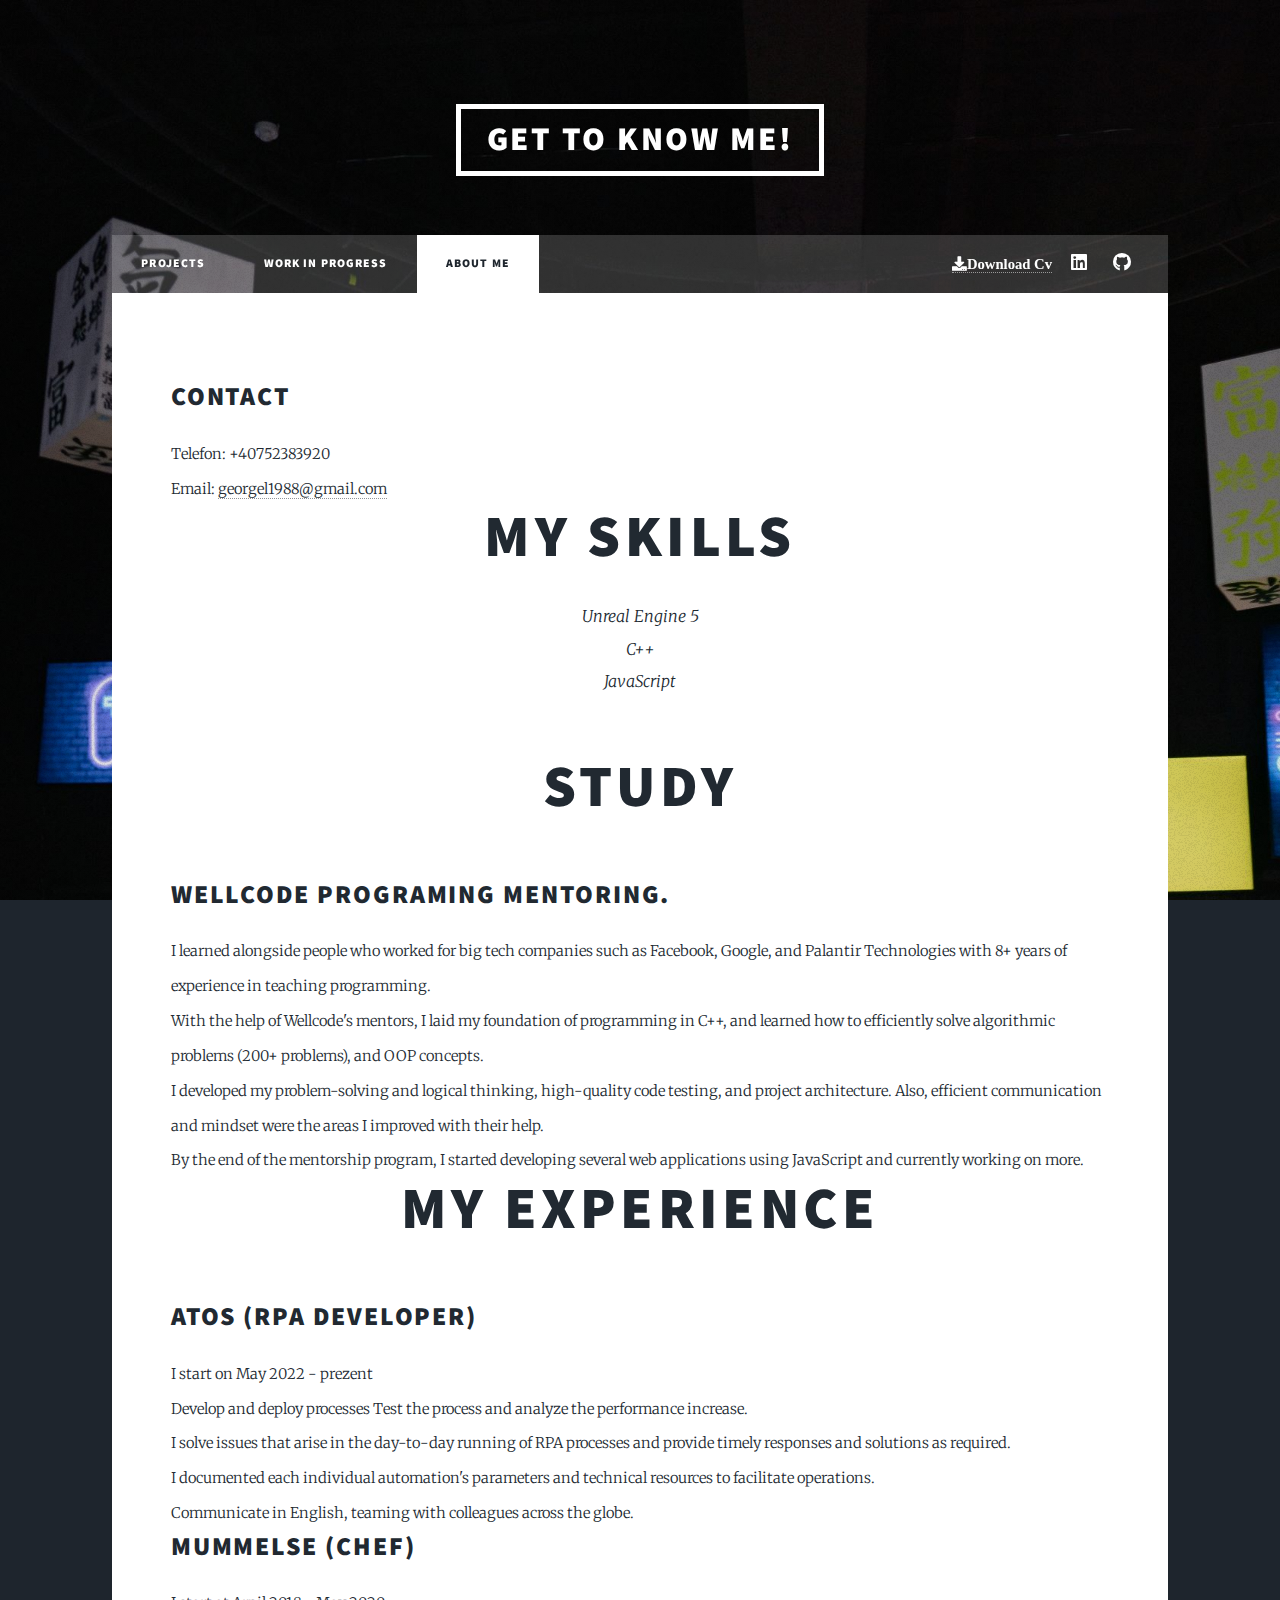
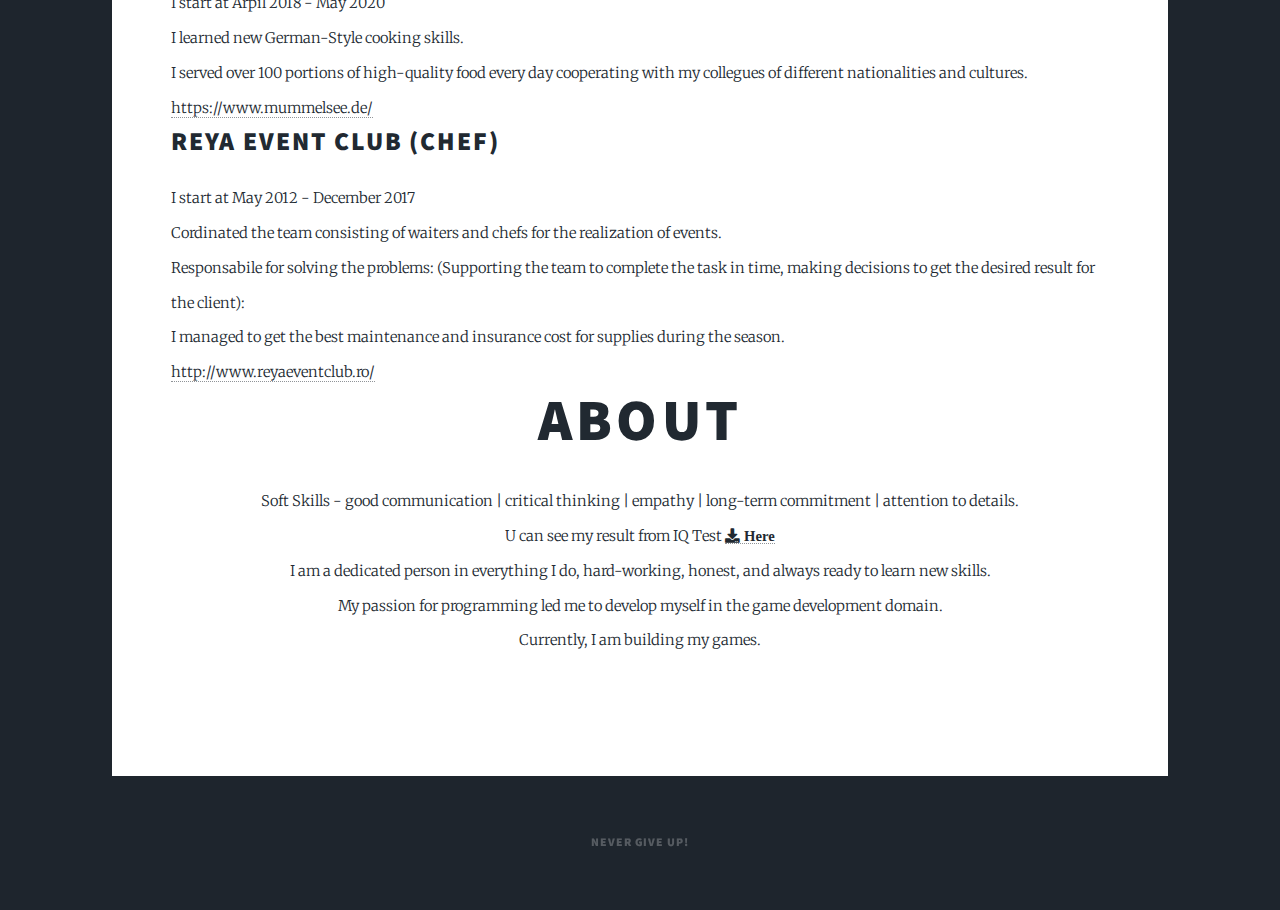
<file: aboutMy.html>
<!DOCTYPE HTML>
<html>
	<head>
		<title>Rusu George</title>
		<meta charset="utf-8" />
		<meta name="viewport" content="width=device-width, initial-scale=1, user-scalable=no" />
		<link rel="stylesheet" href="assets/css/main.css" />
		<noscript><link rel="stylesheet" href="assets/css/noscript.css" /></noscript>
	</head>
	<body class="is-preload">

		<!-- Wrapper -->
			<div id="wrapper">

				<!-- Header -->
					<header id="header">
						<a href="index.html" class="logo">Get to know me!</a>
					</header>

				<!-- Nav -->
					<nav id="nav">
						<ul class="links">
							<li><a href="index.html">Projects</a></li>
							<li><a href="onProgres.html">Work in progress</a></li>
							<li class="active"><a href="aboutMy.html">About Me</a></li>
							
						</ul>
						<ul class="icons">
							<li><a href="../../images/RusuGeorgeCV.pdf" target = "_blank" class ="fa fa-download"><span class="lable">Download Cv</span></a></li>
							<li><a href="https://www.linkedin.com/in/george-rusu-8661b5229/" target ="_blank" class="icon brands fa-linkedin"><span class="label">Linkedin</span></a></li>
							<li><a href="https://github.com/georgelush?tab=projects" target ="_blank" class="icon brands fa-github"><span class="label">GitHub</span></a></li>
						</ul>
					</nav>

				<!-- Main -->
					<div id="main">

						<!-- Post -->
							<section class="post">
								<h2>Contact</h2>
									<h>Telefon: +40752383920 </br>
										Email: <a href ="mailto: georgel1988@gmail.com">georgel1988@gmail.com</a>
									</h>
								<header class="major">
									<h1>My skills</h1>
									<p>Unreal Engine 5<br/>
										C++<br/>
										JavaScript
									</p>
								</header>
								<header class="major">
									<h1>Study</h1>
								</header>
									<h2>WellCode Programing Mentoring.</h2>
										<h>I learned alongside people who worked for big tech companies such as Facebook, Google, and Palantir Technologies with 8+ years of experience in teaching programming. </br>
											With the help of Wellcode's mentors, I laid my foundation of programming in C++, and learned how to efficiently solve algorithmic problems (200+ problems), and OOP concepts. </br>
											I developed my problem-solving and logical thinking, high-quality code testing, and project architecture. Also, efficient communication and mindset were the areas I improved with their help. </br>
											By the end of the mentorship program, I started developing several web applications using JavaScript and currently working on more.
										</h>
								<header class="major">
									<h1>My experience</h1>
								</header>
									<h2>ATOS (RPA Developer)</h2>
										<h>I start on May 2022 - prezent </br>
											Develop and deploy processes Test the process and analyze the performance increase. </br>
											I solve issues that arise in the day-to-day running of RPA processes and provide timely responses and solutions as required. </br>
											I documented each individual automation's parameters and technical resources to facilitate operations. </br>
											Communicate in English, teaming with colleagues across the globe.
										</h>
									<h2>Mummelse (Chef)</h2>
										<h>I start at Arpil 2018 - May 2020 </br>
											I learned new German-Style cooking skills. </br>
											I served over 100 portions of high-quality food every day cooperating with my collegues of different nationalities and cultures. </br>
											<a href="https://www.mummelsee.de/" target="_blank">https://www.mummelsee.de/</a>
										</h>
									<h2>Reya Event Club (Chef)</h2>
										<h>I start at May 2012 - December 2017 </br>
											Cordinated the team consisting of waiters and chefs for the realization of events. </br>
											Responsabile for solving the problems: (Supporting the team to complete the task in time, making decisions to get the desired result for the client): </br>
											I managed to get the best maintenance and insurance cost for supplies during the season. </br>
											<a href="http://www.reyaeventclub.ro/" target ="_blank">http://www.reyaeventclub.ro/</a>
										</h>
								<header class="major">
									<h1>About</h1>
										<h>Soft Skills - good communication | critical thinking | empathy | long-term commitment | attention to details. </br>
											U can see my result from IQ Test <a href="../../images/IQReport.pdf" target ="_blank" class ="fa fa-download""> Here  </a> </br>
											I am a dedicated person in everything I do, hard-working, honest, and always ready to learn new skills. </br>
											My passion for programming led me to develop myself in the game development domain. </br>
											Currently, I am building my games.
										</h>
										
								</header>
								
							</section>

					</div>
				<!-- Copyright -->
					<div id="copyright">
						<ul><li>Never give up!</li></ul>
					</div>	

			</div>

		<!-- Scripts -->
			<script src="assets/js/jquery.min.js"></script>
			<script src="assets/js/jquery.scrollex.min.js"></script>
			<script src="assets/js/jquery.scrolly.min.js"></script>
			<script src="assets/js/browser.min.js"></script>
			<script src="assets/js/breakpoints.min.js"></script>
			<script src="assets/js/util.js"></script>
			<script src="assets/js/main.js"></script>

	</body>
</html>
</file>
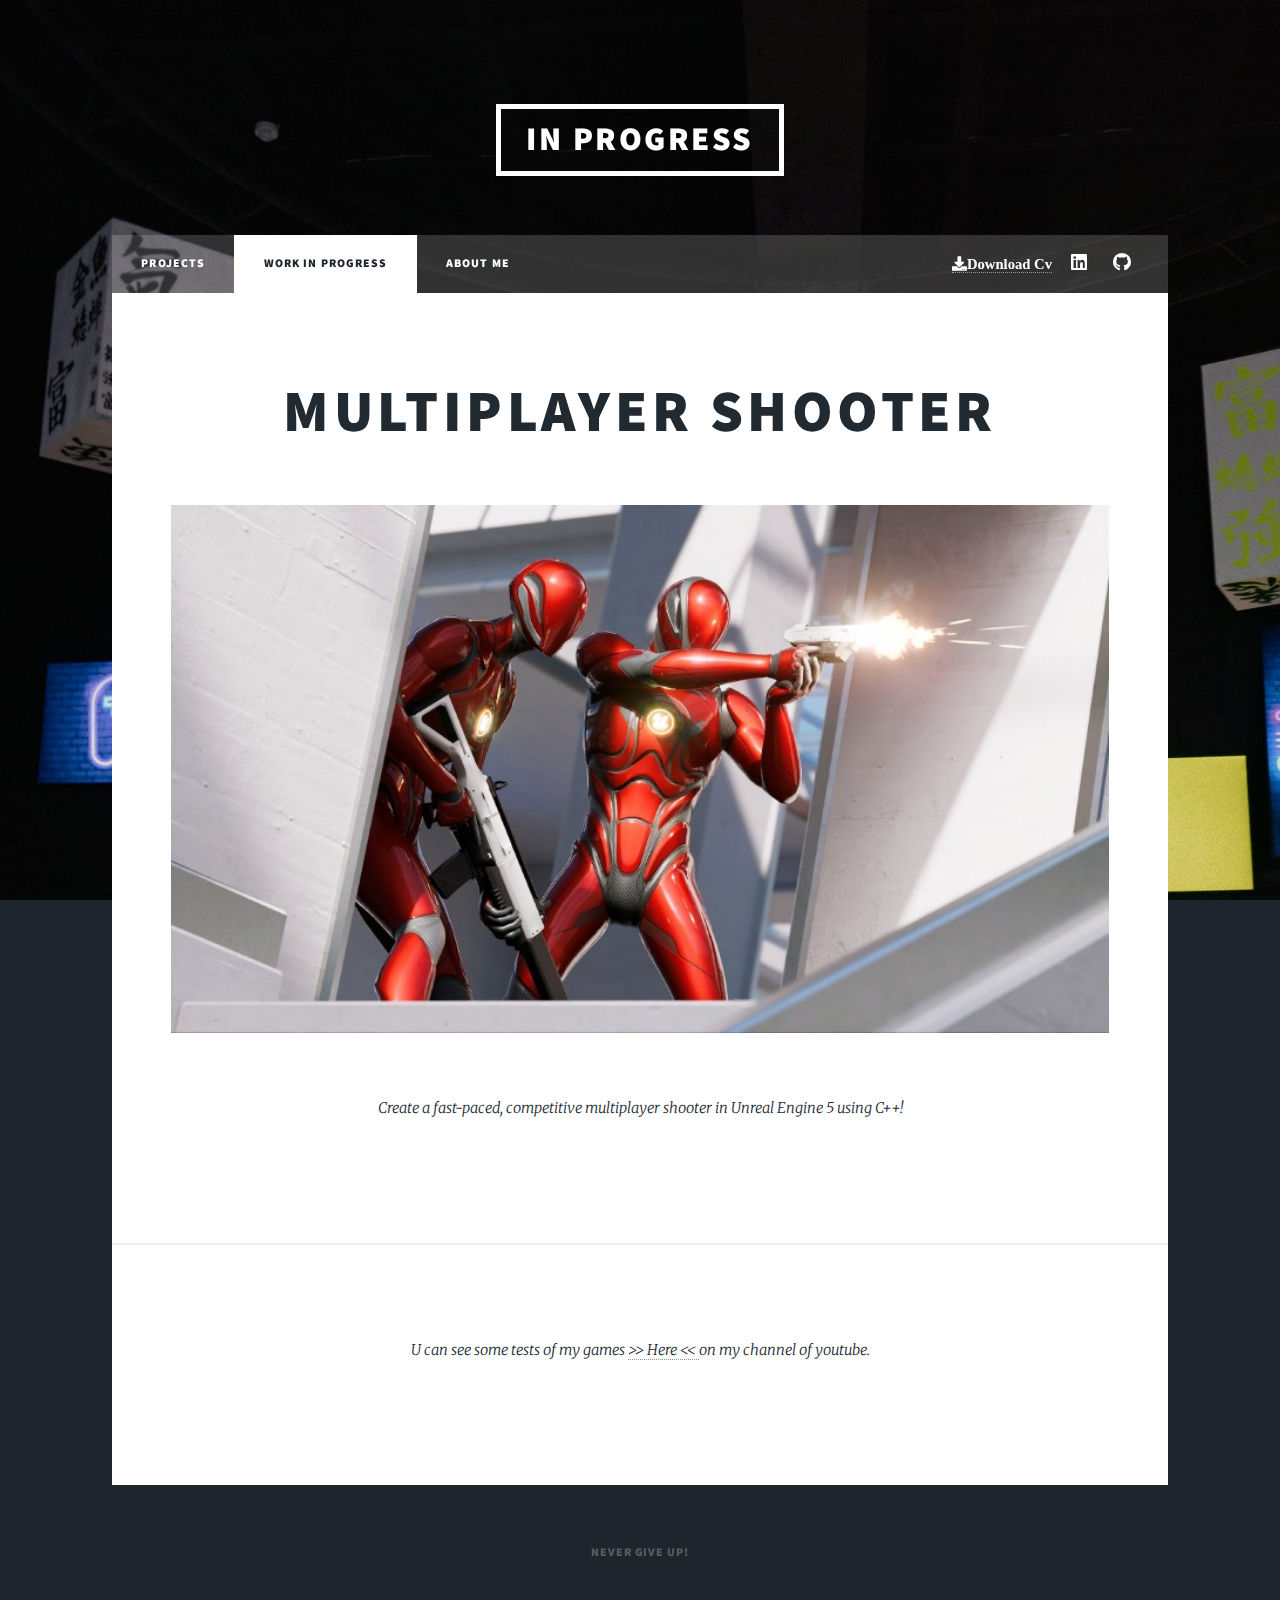
<file: onProgres.html>
<!DOCTYPE HTML>
<html>
	<head>
		<title>Rusu George</title>
		<meta charset="utf-8" />
		<meta name="viewport" content="width=device-width, initial-scale=1, user-scalable=no" />
		<link rel="stylesheet" href="assets/css/main.css" />
		<noscript><link rel="stylesheet" href="assets/css/noscript.css" /></noscript>
	</head>
	<body class="is-preload">

		<!-- Wrapper -->
			<div id="wrapper">

				<!-- Header -->
					<header id="header">
						<a href="index.html" class="logo">In Progress</a>
					</header>

				<!-- Nav -->
					<nav id="nav">
						<ul class="links">
							<li><a href="index.html">Projects</a></li>
							<li class="active"><a href="onProgres.html">Work in progress</a></li>
							<li><a href="aboutMy.html">About Me</a></li>
						</ul>
						<ul class="icons">
							<li><a href="../../images/RusuGeorgeCV.pdf" target = "_blank" class ="fa fa-download"><span class="lable">Download Cv</span></a></li>
							<li><a href="https://www.linkedin.com/in/george-rusu-8661b5229/" target ="_blank" class="icon brands fa-linkedin"><span class="label">Linkedin</span></a></li>
							<li><a href="https://github.com/georgelush?tab=projects" target ="_blank" class="icon brands fa-github"><span class="label">GitHub</span></a></li>
						</ul>
					</nav>

				<!-- Main -->
					<div id="main">

						<!-- Post -->
							<section class="post">
								<header class="major">
									<h1>Multiplayer Shooter</h1>
									<a href="../../images/Shooter.jpg" target ="_blank" class="image main"><img src="../../images/Shooter.jpg" alt="" /></a>
									<p> Create a fast-paced, competitive multiplayer shooter in Unreal Engine 5 using C++! </p>
									
								</header>
							</section>
						<!--Extra work post-->
							<section class="post">
								<header class="major">
									<p>U can see some tests of my games <a href="https://www.youtube.com/watch?v=PdSt6kjzb4Y&list=PLxyEbfTtE8ZgOSxbTvNbtyfPR5mO7NYbu&index=2" target ="_blank"> >> Here << </a> on my channel of youtube.</p>
								</header>
							</section>
					</div>
				<!-- Copyright -->
					<div id="copyright">
						<ul><li>Never give up!</li></ul>
					</div>	

			</div>

		<!-- Scripts -->
			<script src="assets/js/jquery.min.js"></script>
			<script src="assets/js/jquery.scrollex.min.js"></script>
			<script src="assets/js/jquery.scrolly.min.js"></script>
			<script src="assets/js/browser.min.js"></script>
			<script src="assets/js/breakpoints.min.js"></script>
			<script src="assets/js/util.js"></script>
			<script src="assets/js/main.js"></script>

	</body>
</html>
</file>
<file: assets/css/main.css>
@import url(fontawesome-all.min.css);
@import url("https://fonts.googleapis.com/css?family=Merriweather:300,700,300italic,700italic|Source+Sans+Pro:900");

/*
	Massively by HTML5 UP
	html5up.net | @ajlkn
	Free for personal and commercial use under the CCA 3.0 license (html5up.net/license)
*/

html, body, div, span, applet, object,
iframe, h1, h2, h3, h4, h5, h6, p, blockquote,
pre, a, abbr, acronym, address, big, cite,
code, del, dfn, em, img, ins, kbd, q, s, samp,
small, strike, strong, sub, sup, tt, var, b,
u, i, center, dl, dt, dd, ol, ul, li, fieldset,
form, label, legend, table, caption, tbody,
tfoot, thead, tr, th, td, article, aside,
canvas, details, embed, figure, figcaption,
footer, header, hgroup, menu, nav, output, ruby,
section, summary, time, mark, audio, video {
	margin: 0;
	padding: 0;
	border: 0;
	font-size: 100%;
	font: inherit;
	vertical-align: baseline;}

article, aside, details, figcaption, figure,
footer, header, hgroup, menu, nav, section {
	display: block;}

body {
	line-height: 1;
}

ol, ul {
	list-style: none;
}

blockquote, q {
	quotes: none;
}

	blockquote:before, blockquote:after, q:before, q:after {
		content: '';
		content: none;
	}

table {
	border-collapse: collapse;
	border-spacing: 0;
}

body {
	-webkit-text-size-adjust: none;
}

mark {
	background-color: transparent;
	color: inherit;
}

input::-moz-focus-inner {
	border: 0;
	padding: 0;
}

input, select, textarea {
	-moz-appearance: none;
	-webkit-appearance: none;
	-ms-appearance: none;
	appearance: none;
}

/* Basic */

	@-ms-viewport {
		width: device-width;
	}

	body {
		-ms-overflow-style: scrollbar;
	}

	@media screen and (max-width: 480px) {

		html, body {
			min-width: 320px;
		}

	}

	html {
		box-sizing: border-box;
	}

	*, *:before, *:after {
		box-sizing: inherit;
	}

	body {
		background-color: #1e252d;
	}

		body.is-preload *, body.is-preload *:before, body.is-preload *:after {
			-moz-animation: none !important;
			-webkit-animation: none !important;
			-ms-animation: none !important;
			animation: none !important;
			-moz-transition: none !important;
			-webkit-transition: none !important;
			-ms-transition: none !important;
			transition: none !important;
		}

/* Type */

	html {
		font-size: 16pt;
	}

		@media screen and (max-width: 1680px) {

			html {
				font-size: 12pt;
			}

		}

		@media screen and (max-width: 1280px) {

			html {
				font-size: 11pt;
			}

		}

		@media screen and (max-width: 360px) {

			html {
				font-size: 10pt;
			}

		}

	body {
		color: #212931;
	}

	body, input, select, textarea {
		font-family: "Merriweather", Georgia, serif;
		font-weight: 300;
		font-size: 1rem;
		line-height: 2.375;
	}

	a {
		-moz-transition: color 0.2s ease-in-out, background-color 0.2s ease-in-out, border-color 0.2s ease-in-out, box-shadow 0.2s ease-in-out;
		-webkit-transition: color 0.2s ease-in-out, background-color 0.2s ease-in-out, border-color 0.2s ease-in-out, box-shadow 0.2s ease-in-out;
		-ms-transition: color 0.2s ease-in-out, background-color 0.2s ease-in-out, border-color 0.2s ease-in-out, box-shadow 0.2s ease-in-out;
		transition: color 0.2s ease-in-out, background-color 0.2s ease-in-out, border-color 0.2s ease-in-out, box-shadow 0.2s ease-in-out;
		border-bottom: dotted 1px;
		text-decoration: none;
	}

		a:hover {
			border-bottom-color: transparent;
		}

	strong, b {
		font-weight: 600;
	}

	em, i {
		font-style: italic;
	}

	p {
		text-align: justify;
		margin: 0 0 2rem 0;
	}

	h1, h2, h3, h4, h5, h6 {
		font-family: "Source Sans Pro", Helvetica, sans-serif;
		font-weight: 900;
		line-height: 1.5;
		letter-spacing: 0.075em;
		text-transform: uppercase;
		margin: 0 0 1rem 0;
	}

		h1 a, h2 a, h3 a, h4 a, h5 a, h6 a {
			border-bottom: 0;
			color: inherit;
			text-decoration: none;
		}

	h1 {
		font-size: 4rem;
		line-height: 1.1;
		margin: 0 0 2rem 0;
	}

	h2 {
		font-size: 1.75rem;
		line-height: 1.3;
		margin: 0 0 1.5rem 0;
	}

	h3 {
		font-size: 1.25rem;
		margin: 0 0 1.5rem 0;
	}

	h4 {
		font-size: 1rem;
	}

	h5 {
		font-size: 0.9rem;
	}

	h6 {
		font-size: 0.8rem;
	}

	sub {
		font-size: 0.8rem;
		position: relative;
		top: 0.5rem;
	}

	sup {
		font-size: 0.8rem;
		position: relative;
		top: -0.5rem;
	}

	blockquote {
		border-left: solid 4px;
		font-style: italic;
		margin: 0 0 2rem 0;
		padding: 0.5rem 0 0.5rem 2rem;
	}

	code {
		border: solid 2px;
		font-family: "Courier New", monospace;
		font-size: 0.9rem;
		margin: 0 0.25rem;
		padding: 0.25rem 0.65rem;
	}

	pre {
		-webkit-overflow-scrolling: touch;
		font-family: "Courier New", monospace;
		font-size: 0.9rem;
		margin: 0 0 2rem 0;
	}

		pre code {
			display: block;
			line-height: 1.75;
			padding: 1rem 1.5rem;
			overflow-x: auto;
		}

	hr {
		border: 0;
		border-bottom: solid 2px;
		margin: 3rem 0;
	}

		hr.major {
			margin: 5rem 0;
		}

	.align-left {
		text-align: left;
	}

	.align-center {
		text-align: center;
	}

	.align-right {
		text-align: right;
	}

	input, select, textarea {
		color: #212931;
	}

	a {
		color: #212931;
		border-bottom-color: rgba(33, 41, 49, 0.5);
	}

		a:hover {
			border-bottom-color: transparent;
			color: #18bfef !important;
		}

	strong, b {
		color: #212931;
	}

	h1, h2, h3, h4, h5, h6 {
		color: #212931;
	}

	blockquote {
		border-left-color: #eeeeee;
	}

	code {
		background: rgba(220, 220, 220, 0.25);
		border-color: #eeeeee;
	}

	hr {
		border-bottom-color: #eeeeee;
	}

/* Row */

	.row {
		display: flex;
		flex-wrap: wrap;
		box-sizing: border-box;
		align-items: stretch;
	}

		.row > * {
			box-sizing: border-box;
		}

		.row.gtr-uniform > * > :last-child {
			margin-bottom: 0;
		}

		.row.aln-left {
			justify-content: flex-start;
		}

		.row.aln-center {
			justify-content: center;
		}

		.row.aln-right {
			justify-content: flex-end;
		}

		.row.aln-top {
			align-items: flex-start;
		}

		.row.aln-middle {
			align-items: center;
		}

		.row.aln-bottom {
			align-items: flex-end;
		}

		.row > .imp {
			order: -1;
		}

		.row > .col-1 {
			width: 8.33333%;
		}

		.row > .off-1 {
			margin-left: 8.33333%;
		}

		.row > .col-2 {
			width: 16.66667%;
		}

		.row > .off-2 {
			margin-left: 16.66667%;
		}

		.row > .col-3 {
			width: 25%;
		}

		.row > .off-3 {
			margin-left: 25%;
		}

		.row > .col-4 {
			width: 33.33333%;
		}

		.row > .off-4 {
			margin-left: 33.33333%;
		}

		.row > .col-5 {
			width: 41.66667%;
		}

		.row > .off-5 {
			margin-left: 41.66667%;
		}

		.row > .col-6 {
			width: 50%;
		}

		.row > .off-6 {
			margin-left: 50%;
		}

		.row > .col-7 {
			width: 58.33333%;
		}

		.row > .off-7 {
			margin-left: 58.33333%;
		}

		.row > .col-8 {
			width: 66.66667%;
		}

		.row > .off-8 {
			margin-left: 66.66667%;
		}

		.row > .col-9 {
			width: 75%;
		}

		.row > .off-9 {
			margin-left: 75%;
		}

		.row > .col-10 {
			width: 83.33333%;
		}

		.row > .off-10 {
			margin-left: 83.33333%;
		}

		.row > .col-11 {
			width: 91.66667%;
		}

		.row > .off-11 {
			margin-left: 91.66667%;
		}

		.row > .col-12 {
			width: 100%;
		}

		.row > .off-12 {
			margin-left: 100%;
		}

		.row.gtr-0 {
			margin-top: 0;
			margin-left: 0rem;
		}

			.row.gtr-0 > * {
				padding: 0 0 0 0rem;
			}

			.row.gtr-0.gtr-uniform {
				margin-top: 0rem;
			}

				.row.gtr-0.gtr-uniform > * {
					padding-top: 0rem;
				}

		.row.gtr-25 {
			margin-top: 0;
			margin-left: -0.375rem;
		}

			.row.gtr-25 > * {
				padding: 0 0 0 0.375rem;
			}

			.row.gtr-25.gtr-uniform {
				margin-top: -0.375rem;
			}

				.row.gtr-25.gtr-uniform > * {
					padding-top: 0.375rem;
				}

		.row.gtr-50 {
			margin-top: 0;
			margin-left: -0.75rem;
		}

			.row.gtr-50 > * {
				padding: 0 0 0 0.75rem;
			}

			.row.gtr-50.gtr-uniform {
				margin-top: -0.75rem;
			}

				.row.gtr-50.gtr-uniform > * {
					padding-top: 0.75rem;
				}

		.row {
			margin-top: 0;
			margin-left: -1.5rem;
		}

			.row > * {
				padding: 0 0 0 1.5rem;
			}

			.row.gtr-uniform {
				margin-top: -1.5rem;
			}

				.row.gtr-uniform > * {
					padding-top: 1.5rem;
				}

		.row.gtr-150 {
			margin-top: 0;
			margin-left: -2.25rem;
		}

			.row.gtr-150 > * {
				padding: 0 0 0 2.25rem;
			}

			.row.gtr-150.gtr-uniform {
				margin-top: -2.25rem;
			}

				.row.gtr-150.gtr-uniform > * {
					padding-top: 2.25rem;
				}

		.row.gtr-200 {
			margin-top: 0;
			margin-left: -3rem;
		}

			.row.gtr-200 > * {
				padding: 0 0 0 3rem;
			}

			.row.gtr-200.gtr-uniform {
				margin-top: -3rem;
			}

				.row.gtr-200.gtr-uniform > * {
					padding-top: 3rem;
				}

		@media screen and (max-width: 1680px) {

			.row {
				display: flex;
				flex-wrap: wrap;
				box-sizing: border-box;
				align-items: stretch;
			}

				.row > * {
					box-sizing: border-box;
				}

				.row.gtr-uniform > * > :last-child {
					margin-bottom: 0;
				}

				.row.aln-left {
					justify-content: flex-start;
				}

				.row.aln-center {
					justify-content: center;
				}

				.row.aln-right {
					justify-content: flex-end;
				}

				.row.aln-top {
					align-items: flex-start;
				}

				.row.aln-middle {
					align-items: center;
				}

				.row.aln-bottom {
					align-items: flex-end;
				}

				.row > .imp-xlarge {
					order: -1;
				}

				.row > .col-1-xlarge {
					width: 8.33333%;
				}

				.row > .off-1-xlarge {
					margin-left: 8.33333%;
				}

				.row > .col-2-xlarge {
					width: 16.66667%;
				}

				.row > .off-2-xlarge {
					margin-left: 16.66667%;
				}

				.row > .col-3-xlarge {
					width: 25%;
				}

				.row > .off-3-xlarge {
					margin-left: 25%;
				}

				.row > .col-4-xlarge {
					width: 33.33333%;
				}

				.row > .off-4-xlarge {
					margin-left: 33.33333%;
				}

				.row > .col-5-xlarge {
					width: 41.66667%;
				}

				.row > .off-5-xlarge {
					margin-left: 41.66667%;
				}

				.row > .col-6-xlarge {
					width: 50%;
				}

				.row > .off-6-xlarge {
					margin-left: 50%;
				}

				.row > .col-7-xlarge {
					width: 58.33333%;
				}

				.row > .off-7-xlarge {
					margin-left: 58.33333%;
				}

				.row > .col-8-xlarge {
					width: 66.66667%;
				}

				.row > .off-8-xlarge {
					margin-left: 66.66667%;
				}

				.row > .col-9-xlarge {
					width: 75%;
				}

				.row > .off-9-xlarge {
					margin-left: 75%;
				}

				.row > .col-10-xlarge {
					width: 83.33333%;
				}

				.row > .off-10-xlarge {
					margin-left: 83.33333%;
				}

				.row > .col-11-xlarge {
					width: 91.66667%;
				}

				.row > .off-11-xlarge {
					margin-left: 91.66667%;
				}

				.row > .col-12-xlarge {
					width: 100%;
				}

				.row > .off-12-xlarge {
					margin-left: 100%;
				}

				.row.gtr-0 {
					margin-top: 0;
					margin-left: 0rem;
				}

					.row.gtr-0 > * {
						padding: 0 0 0 0rem;
					}

					.row.gtr-0.gtr-uniform {
						margin-top: 0rem;
					}

						.row.gtr-0.gtr-uniform > * {
							padding-top: 0rem;
						}

				.row.gtr-25 {
					margin-top: 0;
					margin-left: -0.375rem;
				}

					.row.gtr-25 > * {
						padding: 0 0 0 0.375rem;
					}

					.row.gtr-25.gtr-uniform {
						margin-top: -0.375rem;
					}

						.row.gtr-25.gtr-uniform > * {
							padding-top: 0.375rem;
						}

				.row.gtr-50 {
					margin-top: 0;
					margin-left: -0.75rem;
				}

					.row.gtr-50 > * {
						padding: 0 0 0 0.75rem;
					}

					.row.gtr-50.gtr-uniform {
						margin-top: -0.75rem;
					}

						.row.gtr-50.gtr-uniform > * {
							padding-top: 0.75rem;
						}

				.row {
					margin-top: 0;
					margin-left: -1.5rem;
				}

					.row > * {
						padding: 0 0 0 1.5rem;
					}

					.row.gtr-uniform {
						margin-top: -1.5rem;
					}

						.row.gtr-uniform > * {
							padding-top: 1.5rem;
						}

				.row.gtr-150 {
					margin-top: 0;
					margin-left: -2.25rem;
				}

					.row.gtr-150 > * {
						padding: 0 0 0 2.25rem;
					}

					.row.gtr-150.gtr-uniform {
						margin-top: -2.25rem;
					}

						.row.gtr-150.gtr-uniform > * {
							padding-top: 2.25rem;
						}

				.row.gtr-200 {
					margin-top: 0;
					margin-left: -3rem;
				}

					.row.gtr-200 > * {
						padding: 0 0 0 3rem;
					}

					.row.gtr-200.gtr-uniform {
						margin-top: -3rem;
					}

						.row.gtr-200.gtr-uniform > * {
							padding-top: 3rem;
						}

		}

		@media screen and (max-width: 1280px) {

			.row {
				display: flex;
				flex-wrap: wrap;
				box-sizing: border-box;
				align-items: stretch;
			}

				.row > * {
					box-sizing: border-box;
				}

				.row.gtr-uniform > * > :last-child {
					margin-bottom: 0;
				}

				.row.aln-left {
					justify-content: flex-start;
				}

				.row.aln-center {
					justify-content: center;
				}

				.row.aln-right {
					justify-content: flex-end;
				}

				.row.aln-top {
					align-items: flex-start;
				}

				.row.aln-middle {
					align-items: center;
				}

				.row.aln-bottom {
					align-items: flex-end;
				}

				.row > .imp-large {
					order: -1;
				}

				.row > .col-1-large {
					width: 8.33333%;
				}

				.row > .off-1-large {
					margin-left: 8.33333%;
				}

				.row > .col-2-large {
					width: 16.66667%;
				}

				.row > .off-2-large {
					margin-left: 16.66667%;
				}

				.row > .col-3-large {
					width: 25%;
				}

				.row > .off-3-large {
					margin-left: 25%;
				}

				.row > .col-4-large {
					width: 33.33333%;
				}

				.row > .off-4-large {
					margin-left: 33.33333%;
				}

				.row > .col-5-large {
					width: 41.66667%;
				}

				.row > .off-5-large {
					margin-left: 41.66667%;
				}

				.row > .col-6-large {
					width: 50%;
				}

				.row > .off-6-large {
					margin-left: 50%;
				}

				.row > .col-7-large {
					width: 58.33333%;
				}

				.row > .off-7-large {
					margin-left: 58.33333%;
				}

				.row > .col-8-large {
					width: 66.66667%;
				}

				.row > .off-8-large {
					margin-left: 66.66667%;
				}

				.row > .col-9-large {
					width: 75%;
				}

				.row > .off-9-large {
					margin-left: 75%;
				}

				.row > .col-10-large {
					width: 83.33333%;
				}

				.row > .off-10-large {
					margin-left: 83.33333%;
				}

				.row > .col-11-large {
					width: 91.66667%;
				}

				.row > .off-11-large {
					margin-left: 91.66667%;
				}

				.row > .col-12-large {
					width: 100%;
				}

				.row > .off-12-large {
					margin-left: 100%;
				}

				.row.gtr-0 {
					margin-top: 0;
					margin-left: 0rem;
				}

					.row.gtr-0 > * {
						padding: 0 0 0 0rem;
					}

					.row.gtr-0.gtr-uniform {
						margin-top: 0rem;
					}

						.row.gtr-0.gtr-uniform > * {
							padding-top: 0rem;
						}

				.row.gtr-25 {
					margin-top: 0;
					margin-left: -0.375rem;
				}

					.row.gtr-25 > * {
						padding: 0 0 0 0.375rem;
					}

					.row.gtr-25.gtr-uniform {
						margin-top: -0.375rem;
					}

						.row.gtr-25.gtr-uniform > * {
							padding-top: 0.375rem;
						}

				.row.gtr-50 {
					margin-top: 0;
					margin-left: -0.75rem;
				}

					.row.gtr-50 > * {
						padding: 0 0 0 0.75rem;
					}

					.row.gtr-50.gtr-uniform {
						margin-top: -0.75rem;
					}

						.row.gtr-50.gtr-uniform > * {
							padding-top: 0.75rem;
						}

				.row {
					margin-top: 0;
					margin-left: -1.5rem;
				}

					.row > * {
						padding: 0 0 0 1.5rem;
					}

					.row.gtr-uniform {
						margin-top: -1.5rem;
					}

						.row.gtr-uniform > * {
							padding-top: 1.5rem;
						}

				.row.gtr-150 {
					margin-top: 0;
					margin-left: -2.25rem;
				}

					.row.gtr-150 > * {
						padding: 0 0 0 2.25rem;
					}

					.row.gtr-150.gtr-uniform {
						margin-top: -2.25rem;
					}

						.row.gtr-150.gtr-uniform > * {
							padding-top: 2.25rem;
						}

				.row.gtr-200 {
					margin-top: 0;
					margin-left: -3rem;
				}

					.row.gtr-200 > * {
						padding: 0 0 0 3rem;
					}

					.row.gtr-200.gtr-uniform {
						margin-top: -3rem;
					}

						.row.gtr-200.gtr-uniform > * {
							padding-top: 3rem;
						}

		}

		@media screen and (max-width: 980px) {

			.row {
				display: flex;
				flex-wrap: wrap;
				box-sizing: border-box;
				align-items: stretch;
			}

				.row > * {
					box-sizing: border-box;
				}

				.row.gtr-uniform > * > :last-child {
					margin-bottom: 0;
				}

				.row.aln-left {
					justify-content: flex-start;
				}

				.row.aln-center {
					justify-content: center;
				}

				.row.aln-right {
					justify-content: flex-end;
				}

				.row.aln-top {
					align-items: flex-start;
				}

				.row.aln-middle {
					align-items: center;
				}

				.row.aln-bottom {
					align-items: flex-end;
				}

				.row > .imp-medium {
					order: -1;
				}

				.row > .col-1-medium {
					width: 8.33333%;
				}

				.row > .off-1-medium {
					margin-left: 8.33333%;
				}

				.row > .col-2-medium {
					width: 16.66667%;
				}

				.row > .off-2-medium {
					margin-left: 16.66667%;
				}

				.row > .col-3-medium {
					width: 25%;
				}

				.row > .off-3-medium {
					margin-left: 25%;
				}

				.row > .col-4-medium {
					width: 33.33333%;
				}

				.row > .off-4-medium {
					margin-left: 33.33333%;
				}

				.row > .col-5-medium {
					width: 41.66667%;
				}

				.row > .off-5-medium {
					margin-left: 41.66667%;
				}

				.row > .col-6-medium {
					width: 50%;
				}

				.row > .off-6-medium {
					margin-left: 50%;
				}

				.row > .col-7-medium {
					width: 58.33333%;
				}

				.row > .off-7-medium {
					margin-left: 58.33333%;
				}

				.row > .col-8-medium {
					width: 66.66667%;
				}

				.row > .off-8-medium {
					margin-left: 66.66667%;
				}

				.row > .col-9-medium {
					width: 75%;
				}

				.row > .off-9-medium {
					margin-left: 75%;
				}

				.row > .col-10-medium {
					width: 83.33333%;
				}

				.row > .off-10-medium {
					margin-left: 83.33333%;
				}

				.row > .col-11-medium {
					width: 91.66667%;
				}

				.row > .off-11-medium {
					margin-left: 91.66667%;
				}

				.row > .col-12-medium {
					width: 100%;
				}

				.row > .off-12-medium {
					margin-left: 100%;
				}

				.row.gtr-0 {
					margin-top: 0;
					margin-left: 0rem;
				}

					.row.gtr-0 > * {
						padding: 0 0 0 0rem;
					}

					.row.gtr-0.gtr-uniform {
						margin-top: 0rem;
					}

						.row.gtr-0.gtr-uniform > * {
							padding-top: 0rem;
						}

				.row.gtr-25 {
					margin-top: 0;
					margin-left: -0.375rem;
				}

					.row.gtr-25 > * {
						padding: 0 0 0 0.375rem;
					}

					.row.gtr-25.gtr-uniform {
						margin-top: -0.375rem;
					}

						.row.gtr-25.gtr-uniform > * {
							padding-top: 0.375rem;
						}

				.row.gtr-50 {
					margin-top: 0;
					margin-left: -0.75rem;
				}

					.row.gtr-50 > * {
						padding: 0 0 0 0.75rem;
					}

					.row.gtr-50.gtr-uniform {
						margin-top: -0.75rem;
					}

						.row.gtr-50.gtr-uniform > * {
							padding-top: 0.75rem;
						}

				.row {
					margin-top: 0;
					margin-left: -1.5rem;
				}

					.row > * {
						padding: 0 0 0 1.5rem;
					}

					.row.gtr-uniform {
						margin-top: -1.5rem;
					}

						.row.gtr-uniform > * {
							padding-top: 1.5rem;
						}

				.row.gtr-150 {
					margin-top: 0;
					margin-left: -2.25rem;
				}

					.row.gtr-150 > * {
						padding: 0 0 0 2.25rem;
					}

					.row.gtr-150.gtr-uniform {
						margin-top: -2.25rem;
					}

						.row.gtr-150.gtr-uniform > * {
							padding-top: 2.25rem;
						}

				.row.gtr-200 {
					margin-top: 0;
					margin-left: -3rem;
				}

					.row.gtr-200 > * {
						padding: 0 0 0 3rem;
					}

					.row.gtr-200.gtr-uniform {
						margin-top: -3rem;
					}

						.row.gtr-200.gtr-uniform > * {
							padding-top: 3rem;
						}

		}

		@media screen and (max-width: 736px) {

			.row {
				display: flex;
				flex-wrap: wrap;
				box-sizing: border-box;
				align-items: stretch;
			}

				.row > * {
					box-sizing: border-box;
				}

				.row.gtr-uniform > * > :last-child {
					margin-bottom: 0;
				}

				.row.aln-left {
					justify-content: flex-start;
				}

				.row.aln-center {
					justify-content: center;
				}

				.row.aln-right {
					justify-content: flex-end;
				}

				.row.aln-top {
					align-items: flex-start;
				}

				.row.aln-middle {
					align-items: center;
				}

				.row.aln-bottom {
					align-items: flex-end;
				}

				.row > .imp-small {
					order: -1;
				}

				.row > .col-1-small {
					width: 8.33333%;
				}

				.row > .off-1-small {
					margin-left: 8.33333%;
				}

				.row > .col-2-small {
					width: 16.66667%;
				}

				.row > .off-2-small {
					margin-left: 16.66667%;
				}

				.row > .col-3-small {
					width: 25%;
				}

				.row > .off-3-small {
					margin-left: 25%;
				}

				.row > .col-4-small {
					width: 33.33333%;
				}

				.row > .off-4-small {
					margin-left: 33.33333%;
				}

				.row > .col-5-small {
					width: 41.66667%;
				}

				.row > .off-5-small {
					margin-left: 41.66667%;
				}

				.row > .col-6-small {
					width: 50%;
				}

				.row > .off-6-small {
					margin-left: 50%;
				}

				.row > .col-7-small {
					width: 58.33333%;
				}

				.row > .off-7-small {
					margin-left: 58.33333%;
				}

				.row > .col-8-small {
					width: 66.66667%;
				}

				.row > .off-8-small {
					margin-left: 66.66667%;
				}

				.row > .col-9-small {
					width: 75%;
				}

				.row > .off-9-small {
					margin-left: 75%;
				}

				.row > .col-10-small {
					width: 83.33333%;
				}

				.row > .off-10-small {
					margin-left: 83.33333%;
				}

				.row > .col-11-small {
					width: 91.66667%;
				}

				.row > .off-11-small {
					margin-left: 91.66667%;
				}

				.row > .col-12-small {
					width: 100%;
				}

				.row > .off-12-small {
					margin-left: 100%;
				}

				.row.gtr-0 {
					margin-top: 0;
					margin-left: 0rem;
				}

					.row.gtr-0 > * {
						padding: 0 0 0 0rem;
					}

					.row.gtr-0.gtr-uniform {
						margin-top: 0rem;
					}

						.row.gtr-0.gtr-uniform > * {
							padding-top: 0rem;
						}

				.row.gtr-25 {
					margin-top: 0;
					margin-left: -0.375rem;
				}

					.row.gtr-25 > * {
						padding: 0 0 0 0.375rem;
					}

					.row.gtr-25.gtr-uniform {
						margin-top: -0.375rem;
					}

						.row.gtr-25.gtr-uniform > * {
							padding-top: 0.375rem;
						}

				.row.gtr-50 {
					margin-top: 0;
					margin-left: -0.75rem;
				}

					.row.gtr-50 > * {
						padding: 0 0 0 0.75rem;
					}

					.row.gtr-50.gtr-uniform {
						margin-top: -0.75rem;
					}

						.row.gtr-50.gtr-uniform > * {
							padding-top: 0.75rem;
						}

				.row {
					margin-top: 0;
					margin-left: -1.5rem;
				}

					.row > * {
						padding: 0 0 0 1.5rem;
					}

					.row.gtr-uniform {
						margin-top: -1.5rem;
					}

						.row.gtr-uniform > * {
							padding-top: 1.5rem;
						}

				.row.gtr-150 {
					margin-top: 0;
					margin-left: -2.25rem;
				}

					.row.gtr-150 > * {
						padding: 0 0 0 2.25rem;
					}

					.row.gtr-150.gtr-uniform {
						margin-top: -2.25rem;
					}

						.row.gtr-150.gtr-uniform > * {
							padding-top: 2.25rem;
						}

				.row.gtr-200 {
					margin-top: 0;
					margin-left: -3rem;
				}

					.row.gtr-200 > * {
						padding: 0 0 0 3rem;
					}

					.row.gtr-200.gtr-uniform {
						margin-top: -3rem;
					}

						.row.gtr-200.gtr-uniform > * {
							padding-top: 3rem;
						}

		}

		@media screen and (max-width: 480px) {

			.row {
				display: flex;
				flex-wrap: wrap;
				box-sizing: border-box;
				align-items: stretch;
			}

				.row > * {
					box-sizing: border-box;
				}

				.row.gtr-uniform > * > :last-child {
					margin-bottom: 0;
				}

				.row.aln-left {
					justify-content: flex-start;
				}

				.row.aln-center {
					justify-content: center;
				}

				.row.aln-right {
					justify-content: flex-end;
				}

				.row.aln-top {
					align-items: flex-start;
				}

				.row.aln-middle {
					align-items: center;
				}

				.row.aln-bottom {
					align-items: flex-end;
				}

				.row > .imp-xsmall {
					order: -1;
				}

				.row > .col-1-xsmall {
					width: 8.33333%;
				}

				.row > .off-1-xsmall {
					margin-left: 8.33333%;
				}

				.row > .col-2-xsmall {
					width: 16.66667%;
				}

				.row > .off-2-xsmall {
					margin-left: 16.66667%;
				}

				.row > .col-3-xsmall {
					width: 25%;
				}

				.row > .off-3-xsmall {
					margin-left: 25%;
				}

				.row > .col-4-xsmall {
					width: 33.33333%;
				}

				.row > .off-4-xsmall {
					margin-left: 33.33333%;
				}

				.row > .col-5-xsmall {
					width: 41.66667%;
				}

				.row > .off-5-xsmall {
					margin-left: 41.66667%;
				}

				.row > .col-6-xsmall {
					width: 50%;
				}

				.row > .off-6-xsmall {
					margin-left: 50%;
				}

				.row > .col-7-xsmall {
					width: 58.33333%;
				}

				.row > .off-7-xsmall {
					margin-left: 58.33333%;
				}

				.row > .col-8-xsmall {
					width: 66.66667%;
				}

				.row > .off-8-xsmall {
					margin-left: 66.66667%;
				}

				.row > .col-9-xsmall {
					width: 75%;
				}

				.row > .off-9-xsmall {
					margin-left: 75%;
				}

				.row > .col-10-xsmall {
					width: 83.33333%;
				}

				.row > .off-10-xsmall {
					margin-left: 83.33333%;
				}

				.row > .col-11-xsmall {
					width: 91.66667%;
				}

				.row > .off-11-xsmall {
					margin-left: 91.66667%;
				}

				.row > .col-12-xsmall {
					width: 100%;
				}

				.row > .off-12-xsmall {
					margin-left: 100%;
				}

				.row.gtr-0 {
					margin-top: 0;
					margin-left: 0rem;
				}

					.row.gtr-0 > * {
						padding: 0 0 0 0rem;
					}

					.row.gtr-0.gtr-uniform {
						margin-top: 0rem;
					}

						.row.gtr-0.gtr-uniform > * {
							padding-top: 0rem;
						}

				.row.gtr-25 {
					margin-top: 0;
					margin-left: -0.375rem;
				}

					.row.gtr-25 > * {
						padding: 0 0 0 0.375rem;
					}

					.row.gtr-25.gtr-uniform {
						margin-top: -0.375rem;
					}

						.row.gtr-25.gtr-uniform > * {
							padding-top: 0.375rem;
						}

				.row.gtr-50 {
					margin-top: 0;
					margin-left: -0.75rem;
				}

					.row.gtr-50 > * {
						padding: 0 0 0 0.75rem;
					}

					.row.gtr-50.gtr-uniform {
						margin-top: -0.75rem;
					}

						.row.gtr-50.gtr-uniform > * {
							padding-top: 0.75rem;
						}

				.row {
					margin-top: 0;
					margin-left: -1.5rem;
				}

					.row > * {
						padding: 0 0 0 1.5rem;
					}

					.row.gtr-uniform {
						margin-top: -1.5rem;
					}

						.row.gtr-uniform > * {
							padding-top: 1.5rem;
						}

				.row.gtr-150 {
					margin-top: 0;
					margin-left: -2.25rem;
				}

					.row.gtr-150 > * {
						padding: 0 0 0 2.25rem;
					}

					.row.gtr-150.gtr-uniform {
						margin-top: -2.25rem;
					}

						.row.gtr-150.gtr-uniform > * {
							padding-top: 2.25rem;
						}

				.row.gtr-200 {
					margin-top: 0;
					margin-left: -3rem;
				}

					.row.gtr-200 > * {
						padding: 0 0 0 3rem;
					}

					.row.gtr-200.gtr-uniform {
						margin-top: -3rem;
					}

						.row.gtr-200.gtr-uniform > * {
							padding-top: 3rem;
						}

		}

		@media screen and (max-width: 360px) {

			.row {
				display: flex;
				flex-wrap: wrap;
				box-sizing: border-box;
				align-items: stretch;
			}

				.row > * {
					box-sizing: border-box;
				}

				.row.gtr-uniform > * > :last-child {
					margin-bottom: 0;
				}

				.row.aln-left {
					justify-content: flex-start;
				}

				.row.aln-center {
					justify-content: center;
				}

				.row.aln-right {
					justify-content: flex-end;
				}

				.row.aln-top {
					align-items: flex-start;
				}

				.row.aln-middle {
					align-items: center;
				}

				.row.aln-bottom {
					align-items: flex-end;
				}

				.row > .imp-xxsmall {
					order: -1;
				}

				.row > .col-1-xxsmall {
					width: 8.33333%;
				}

				.row > .off-1-xxsmall {
					margin-left: 8.33333%;
				}

				.row > .col-2-xxsmall {
					width: 16.66667%;
				}

				.row > .off-2-xxsmall {
					margin-left: 16.66667%;
				}

				.row > .col-3-xxsmall {
					width: 25%;
				}

				.row > .off-3-xxsmall {
					margin-left: 25%;
				}

				.row > .col-4-xxsmall {
					width: 33.33333%;
				}

				.row > .off-4-xxsmall {
					margin-left: 33.33333%;
				}

				.row > .col-5-xxsmall {
					width: 41.66667%;
				}

				.row > .off-5-xxsmall {
					margin-left: 41.66667%;
				}

				.row > .col-6-xxsmall {
					width: 50%;
				}

				.row > .off-6-xxsmall {
					margin-left: 50%;
				}

				.row > .col-7-xxsmall {
					width: 58.33333%;
				}

				.row > .off-7-xxsmall {
					margin-left: 58.33333%;
				}

				.row > .col-8-xxsmall {
					width: 66.66667%;
				}

				.row > .off-8-xxsmall {
					margin-left: 66.66667%;
				}

				.row > .col-9-xxsmall {
					width: 75%;
				}

				.row > .off-9-xxsmall {
					margin-left: 75%;
				}

				.row > .col-10-xxsmall {
					width: 83.33333%;
				}

				.row > .off-10-xxsmall {
					margin-left: 83.33333%;
				}

				.row > .col-11-xxsmall {
					width: 91.66667%;
				}

				.row > .off-11-xxsmall {
					margin-left: 91.66667%;
				}

				.row > .col-12-xxsmall {
					width: 100%;
				}

				.row > .off-12-xxsmall {
					margin-left: 100%;
				}

				.row.gtr-0 {
					margin-top: 0;
					margin-left: 0rem;
				}

					.row.gtr-0 > * {
						padding: 0 0 0 0rem;
					}

					.row.gtr-0.gtr-uniform {
						margin-top: 0rem;
					}

						.row.gtr-0.gtr-uniform > * {
							padding-top: 0rem;
						}

				.row.gtr-25 {
					margin-top: 0;
					margin-left: -0.375rem;
				}

					.row.gtr-25 > * {
						padding: 0 0 0 0.375rem;
					}

					.row.gtr-25.gtr-uniform {
						margin-top: -0.375rem;
					}

						.row.gtr-25.gtr-uniform > * {
							padding-top: 0.375rem;
						}

				.row.gtr-50 {
					margin-top: 0;
					margin-left: -0.75rem;
				}

					.row.gtr-50 > * {
						padding: 0 0 0 0.75rem;
					}

					.row.gtr-50.gtr-uniform {
						margin-top: -0.75rem;
					}

						.row.gtr-50.gtr-uniform > * {
							padding-top: 0.75rem;
						}

				.row {
					margin-top: 0;
					margin-left: -1.5rem;
				}

					.row > * {
						padding: 0 0 0 1.5rem;
					}

					.row.gtr-uniform {
						margin-top: -1.5rem;
					}

						.row.gtr-uniform > * {
							padding-top: 1.5rem;
						}

				.row.gtr-150 {
					margin-top: 0;
					margin-left: -2.25rem;
				}

					.row.gtr-150 > * {
						padding: 0 0 0 2.25rem;
					}

					.row.gtr-150.gtr-uniform {
						margin-top: -2.25rem;
					}

						.row.gtr-150.gtr-uniform > * {
							padding-top: 2.25rem;
						}

				.row.gtr-200 {
					margin-top: 0;
					margin-left: -3rem;
				}

					.row.gtr-200 > * {
						padding: 0 0 0 3rem;
					}

					.row.gtr-200.gtr-uniform {
						margin-top: -3rem;
					}

						.row.gtr-200.gtr-uniform > * {
							padding-top: 3rem;
						}

		}

/* Box */

	.box {
		border: solid 2px;
		margin-bottom: 2rem;
		padding: 1.5rem;
	}

		.box > :last-child,
		.box > :last-child > :last-child,
		.box > :last-child > :last-child > :last-child {
			margin-bottom: 0;
		}

		.box.alt {
			border: 0;
			border-radius: 0;
			padding: 0;
		}

	.box {
		border-color: #eeeeee;
	}

/* Button */

	input[type="submit"],
	input[type="reset"],
	input[type="button"],
	button,
	.button {
		-moz-appearance: none;
		-webkit-appearance: none;
		-ms-appearance: none;
		appearance: none;
		-moz-transition: background-color 0.2s ease-in-out, box-shadow 0.2s ease-in-out, color 0.2s ease-in-out;
		-webkit-transition: background-color 0.2s ease-in-out, box-shadow 0.2s ease-in-out, color 0.2s ease-in-out;
		-ms-transition: background-color 0.2s ease-in-out, box-shadow 0.2s ease-in-out, color 0.2s ease-in-out;
		transition: background-color 0.2s ease-in-out, box-shadow 0.2s ease-in-out, color 0.2s ease-in-out;
		border: 0;
		border-radius: 0;
		cursor: pointer;
		display: inline-block;
		font-family: "Source Sans Pro", Helvetica, sans-serif;
		font-size: 0.8rem;
		font-weight: 900;
		letter-spacing: 0.075em;
		height: 3rem;
		line-height: 3rem;
		padding: 0 2rem;
		text-align: center;
		text-decoration: none;
		text-transform: uppercase;
		white-space: nowrap;
	}

		input[type="submit"].icon:before,
		input[type="reset"].icon:before,
		input[type="button"].icon:before,
		button.icon:before,
		.button.icon:before {
			margin-right: 0.5rem;
		}

		input[type="submit"].icon.solo,
		input[type="reset"].icon.solo,
		input[type="button"].icon.solo,
		button.icon.solo,
		.button.icon.solo {
			position: relative;
			width: 4rem;
			height: 4rem;
			line-height: 4rem;
			border-radius: 4rem;
			text-indent: 4rem;
			overflow: hidden;
			padding: 0;
			white-space: nowrap;
		}

			input[type="submit"].icon.solo:before,
			input[type="reset"].icon.solo:before,
			input[type="button"].icon.solo:before,
			button.icon.solo:before,
			.button.icon.solo:before {
				position: absolute;
				display: block;
				top: 0;
				left: 0;
				width: inherit;
				height: inherit;
				line-height: inherit;
				font-size: 1.25rem;
				margin-right: 0;
				text-align: center;
				text-indent: 0;
			}

		input[type="submit"].fit,
		input[type="reset"].fit,
		input[type="button"].fit,
		button.fit,
		.button.fit {
			width: 100%;
		}

		input[type="submit"].small,
		input[type="reset"].small,
		input[type="button"].small,
		button.small,
		.button.small {
			font-size: 0.7rem;
			height: 2.5rem;
			line-height: 2.5rem;
			padding: 0 1.5rem;
		}

		input[type="submit"].large,
		input[type="reset"].large,
		input[type="button"].large,
		button.large,
		.button.large {
			font-size: 0.9rem;
			height: 3.5rem;
			line-height: 3.5rem;
			padding: 0 2.75rem;
		}

		@media screen and (max-width: 980px) {

			input[type="submit"],
			input[type="reset"],
			input[type="button"],
			button,
			.button {
				font-size: 0.9rem;
				height: 3.25rem;
				line-height: 3.25rem;
			}

				input[type="submit"].large,
				input[type="reset"].large,
				input[type="button"].large,
				button.large,
				.button.large {
					font-size: 1rem;
					height: 3.75rem;
					line-height: 3.75rem;
				}

		}

		input[type="submit"].disabled, input[type="submit"]:disabled,
		input[type="reset"].disabled,
		input[type="reset"]:disabled,
		input[type="button"].disabled,
		input[type="button"]:disabled,
		button.disabled,
		button:disabled,
		.button.disabled,
		.button:disabled {
			pointer-events: none;
			opacity: 0.25;
		}

	input[type="submit"],
	input[type="reset"],
	input[type="button"],
	button,
	.button {
		background-color: transparent;
		box-shadow: inset 0 0 0 2px #212931;
		color: #212931 !important;
	}

		input[type="submit"]:hover,
		input[type="reset"]:hover,
		input[type="button"]:hover,
		button:hover,
		.button:hover {
			box-shadow: inset 0 0 0 2px #18bfef;
			color: #18bfef !important;
		}

		input[type="submit"].primary,
		input[type="reset"].primary,
		input[type="button"].primary,
		button.primary,
		.button.primary {
			background-color: #212931;
			box-shadow: none;
			color: #ffffff !important;
		}

			input[type="submit"].primary:hover,
			input[type="reset"].primary:hover,
			input[type="button"].primary:hover,
			button.primary:hover,
			.button.primary:hover {
				background-color: #18bfef;
			}

/* Form */

	form {
		margin: 0 0 2rem 0;
	}

		form > :last-child {
			margin-bottom: 0;
		}

		form > .fields {
			display: -moz-flex;
			display: -webkit-flex;
			display: -ms-flex;
			display: flex;
			-moz-flex-wrap: wrap;
			-webkit-flex-wrap: wrap;
			-ms-flex-wrap: wrap;
			flex-wrap: wrap;
			width: calc(100% + 3rem);
			margin: -1.5rem 0 2rem -1.5rem;
		}

			form > .fields > .field {
				-moz-flex-grow: 0;
				-webkit-flex-grow: 0;
				-ms-flex-grow: 0;
				flex-grow: 0;
				-moz-flex-shrink: 0;
				-webkit-flex-shrink: 0;
				-ms-flex-shrink: 0;
				flex-shrink: 0;
				padding: 1.5rem 0 0 1.5rem;
				width: calc(100% - 1.5rem);
			}

				form > .fields > .field.half {
					width: calc(50% - 0.75rem);
				}

				form > .fields > .field.third {
					width: calc(100%/3 - 0.5rem);
				}

				form > .fields > .field.quarter {
					width: calc(25% - 0.375rem);
				}

		@media screen and (max-width: 480px) {

			form > .fields {
				width: calc(100% + 3rem);
				margin: -1.5rem 0 2rem -1.5rem;
			}

				form > .fields > .field {
					padding: 1.5rem 0 0 1.5rem;
					width: calc(100% - 1.5rem);
				}

					form > .fields > .field.half {
						width: calc(100% - 1.5rem);
					}

					form > .fields > .field.third {
						width: calc(100% - 1.5rem);
					}

					form > .fields > .field.quarter {
						width: calc(100% - 1.5rem);
					}

		}

	label {
		display: block;
		font-family: "Source Sans Pro", Helvetica, sans-serif;
		font-weight: 900;
		line-height: 1.5;
		letter-spacing: 0.075em;
		font-size: 0.8rem;
		text-transform: uppercase;
		margin: 0 0 0.75rem 0;
	}

		@media screen and (max-width: 980px) {

			label {
				font-size: 0.9rem;
			}

		}

	input[type="text"],
	input[type="password"],
	input[type="email"],
	select,
	textarea {
		-moz-appearance: none;
		-webkit-appearance: none;
		-ms-appearance: none;
		appearance: none;
		background: transparent;
		border-radius: 0;
		border: solid 2px;
		color: inherit;
		display: block;
		outline: 0;
		padding: 0 1rem;
		text-decoration: none;
		width: 100%;
	}

		input[type="text"]:invalid,
		input[type="password"]:invalid,
		input[type="email"]:invalid,
		select:invalid,
		textarea:invalid {
			box-shadow: none;
		}

	select {
		background-size: 1.25rem;
		background-repeat: no-repeat;
		background-position: calc(100% - 1rem) center;
		height: 3rem;
		padding-right: 3rem;
		text-overflow: ellipsis;
	}

		select:focus::-ms-value {
			background-color: transparent;
		}

		select::-ms-expand {
			display: none;
		}

	input[type="text"],
	input[type="password"],
	input[type="email"],
	select {
		height: 3rem;
	}

	textarea {
		padding: 0.75rem 1rem;
	}

	input[type="checkbox"],
	input[type="radio"] {
		-moz-appearance: none;
		-webkit-appearance: none;
		-ms-appearance: none;
		appearance: none;
		display: block;
		float: left;
		margin-right: -2rem;
		opacity: 0;
		width: 1rem;
		z-index: -1;
	}

		input[type="checkbox"] + label,
		input[type="radio"] + label {
			text-decoration: none;
			cursor: pointer;
			display: inline-block;
			font-size: 1rem;
			letter-spacing: 0;
			font-family: "Merriweather", Georgia, serif;
			text-transform: none;
			font-weight: 300;
			padding-left: 2.8rem;
			padding-right: 1rem;
			position: relative;
		}

			input[type="checkbox"] + label:before,
			input[type="radio"] + label:before {
				-moz-osx-font-smoothing: grayscale;
				-webkit-font-smoothing: antialiased;
				display: inline-block;
				font-style: normal;
				font-variant: normal;
				text-rendering: auto;
				line-height: 1;
				text-transform: none !important;
				font-family: 'Font Awesome 5 Free';
				font-weight: 900;
			}

			input[type="checkbox"] + label:before,
			input[type="radio"] + label:before {
				border-radius: 0;
				border: solid 2px;
				content: '';
				display: inline-block;
				font-size: 0.8rem;
				height: 1.8rem;
				left: 0;
				line-height: 1.65rem;
				position: absolute;
				text-align: center;
				top: -0.125rem;
				width: 1.8rem;
			}

		input[type="checkbox"]:checked + label:before,
		input[type="radio"]:checked + label:before {
			content: '\f00c';
		}

	input[type="checkbox"] + label:before {
		border-radius: 0;
	}

	input[type="radio"] + label:before {
		border-radius: 100%;
	}

	::-webkit-input-placeholder {
		opacity: 1.0;
	}

	:-moz-placeholder {
		opacity: 1.0;
	}

	::-moz-placeholder {
		opacity: 1.0;
	}

	:-ms-input-placeholder {
		opacity: 1.0;
	}

	label {
		color: #212931;
	}

	input[type="text"],
	input[type="password"],
	input[type="email"],
	select,
	textarea {
		border-color: #eeeeee;
	}

		input[type="text"]:focus,
		input[type="password"]:focus,
		input[type="email"]:focus,
		select:focus,
		textarea:focus {
			border-color: #18bfef;
		}

	select {
		background-image: url("data:image/svg+xml;charset=utf8,%3Csvg xmlns='http://www.w3.org/2000/svg' width='40' height='40' preserveAspectRatio='none' viewBox='0 0 40 40'%3E%3Cpath d='M9.4,12.3l10.4,10.4l10.4-10.4c0.2-0.2,0.5-0.4,0.9-0.4c0.3,0,0.6,0.1,0.9,0.4l3.3,3.3c0.2,0.2,0.4,0.5,0.4,0.9 c0,0.4-0.1,0.6-0.4,0.9L20.7,31.9c-0.2,0.2-0.5,0.4-0.9,0.4c-0.3,0-0.6-0.1-0.9-0.4L4.3,17.3c-0.2-0.2-0.4-0.5-0.4-0.9 c0-0.4,0.1-0.6,0.4-0.9l3.3-3.3c0.2-0.2,0.5-0.4,0.9-0.4S9.1,12.1,9.4,12.3z' fill='%23eeeeee' /%3E%3C/svg%3E");
	}

		select option {
			background-color: #ffffff;
			color: #212931;
		}

	.select-wrapper:before {
		color: #eeeeee;
	}

	input[type="checkbox"] + label,
	input[type="radio"] + label {
		color: #212931;
	}

		input[type="checkbox"] + label:before,
		input[type="radio"] + label:before {
			border-color: #eeeeee;
		}

	input[type="checkbox"]:checked + label:before,
	input[type="radio"]:checked + label:before {
		background-color: #212931;
		border-color: #212931;
		color: #ffffff;
	}

	input[type="checkbox"]:focus + label:before,
	input[type="radio"]:focus + label:before {
		border-color: #18bfef;
	}

	::-webkit-input-placeholder {
		color: #909498 !important;
	}

	:-moz-placeholder {
		color: #909498 !important;
	}

	::-moz-placeholder {
		color: #909498 !important;
	}

	:-ms-input-placeholder {
		color: #909498 !important;
	}

	.formerize-placeholder {
		color: #909498 !important;
	}

/* Icon */

	.icon {
		text-decoration: none;
		border-bottom: none;
		position: relative;
	}

		.icon:before {
			-moz-osx-font-smoothing: grayscale;
			-webkit-font-smoothing: antialiased;
			display: inline-block;
			font-style: normal;
			font-variant: normal;
			text-rendering: auto;
			line-height: 1;
			text-transform: none !important;
			font-family: 'Font Awesome 5 Free';
			font-weight: 400;
		}

		.icon > .label {
			display: none;
		}

		.icon:before {
			line-height: inherit;
		}

		.icon.solid:before {
			font-weight: 900;
		}

		.icon.brands:before {
			font-family: 'Font Awesome 5 Brands';
		}

/* Image */

	.image {
		border: 0;
		display: inline-block;
		position: relative;
	}

		.image img {
			display: block;
		}

		.image.left, .image.right {
			max-width: 29%;
		}

			.image.left img, .image.right img {
				width: 100%;
			}

		.image.left {
			float: left;
			margin: 0 2rem 2rem 0;
			top: 0.75rem;
		}

		.image.right {
			float: right;
			margin: 0 0 2rem 2rem;
			top: 0.75rem;
		}


		.image.fit {
			display: block;
			margin: 2.5rem 0;
			width: 100%;
		}

			.image.fit:first-child {
				margin-top: 0;
			}

			.image.fit img {
				width: 100%;
			}

		.image.main {
			display: block;
			margin: 4rem 0;
			width: 100%;
		}

			.image.main:first-child {
				margin-top: 0;
			}

			.image.main img {
				width: 100%;
			}

		@media screen and (max-width: 736px) {

			.image.fit {
				margin: 2rem 0;
			}

			.image.main {
				margin: 2rem 0;
			}

		}

	a.image {
		overflow: hidden;
	}

		a.image img {
			-moz-transition: -moz-transform 0.2s ease-out;
			-webkit-transition: -webkit-transform 0.2s ease-out;
			-ms-transition: -ms-transform 0.2s ease-out;
			transition: transform 0.2s ease-out;
		}

		a.image:hover img {
			-moz-transform: scale(1.05);
			-webkit-transform: scale(1.05);
			-ms-transform: scale(1.05);
			transform: scale(1.05);
		}

/* Actions */

	ul.actions {
		display: -moz-flex;
		display: -webkit-flex;
		display: -ms-flex;
		display: flex;
		cursor: default;
		list-style: none;
		margin-left: -1rem;
		padding-left: 0;
	}

		ul.actions li {
			padding: 0 0 0 1rem;
			vertical-align: middle;
		}

		ul.actions.special {
			-moz-justify-content: center;
			-webkit-justify-content: center;
			-ms-justify-content: center;
			justify-content: center;
			width: 100%;
			margin-left: 0;
		}

			ul.actions.special li:first-child {
				padding-left: 0;
			}

		ul.actions.stacked {
			-moz-flex-direction: column;
			-webkit-flex-direction: column;
			-ms-flex-direction: column;
			flex-direction: column;
			margin-left: 0;
		}

			ul.actions.stacked li {
				padding: 1.3rem 0 0 0;
			}

				ul.actions.stacked li:first-child {
					padding-top: 0;
				}

		ul.actions.fit {
			width: calc(100% + 1rem);
		}

			ul.actions.fit li {
				-moz-flex-grow: 1;
				-webkit-flex-grow: 1;
				-ms-flex-grow: 1;
				flex-grow: 1;
				-moz-flex-shrink: 1;
				-webkit-flex-shrink: 1;
				-ms-flex-shrink: 1;
				flex-shrink: 1;
				width: 100%;
			}

				ul.actions.fit li > * {
					width: 100%;
				}

			ul.actions.fit.stacked {
				width: 100%;
			}

		@media screen and (max-width: 480px) {

			ul.actions:not(.fixed) {
				-moz-flex-direction: column;
				-webkit-flex-direction: column;
				-ms-flex-direction: column;
				flex-direction: column;
				margin-left: 0;
				width: 100% !important;
			}

				ul.actions:not(.fixed) li {
					-moz-flex-grow: 1;
					-webkit-flex-grow: 1;
					-ms-flex-grow: 1;
					flex-grow: 1;
					-moz-flex-shrink: 1;
					-webkit-flex-shrink: 1;
					-ms-flex-shrink: 1;
					flex-shrink: 1;
					padding: 1rem 0 0 0;
					text-align: center;
					width: 100%;
				}

					ul.actions:not(.fixed) li > * {
						width: 100%;
					}

					ul.actions:not(.fixed) li:first-child {
						padding-top: 0;
					}

					ul.actions:not(.fixed) li input[type="submit"],
					ul.actions:not(.fixed) li input[type="reset"],
					ul.actions:not(.fixed) li input[type="button"],
					ul.actions:not(.fixed) li button,
					ul.actions:not(.fixed) li .button {
						width: 100%;
					}

						ul.actions:not(.fixed) li input[type="submit"].icon:before,
						ul.actions:not(.fixed) li input[type="reset"].icon:before,
						ul.actions:not(.fixed) li input[type="button"].icon:before,
						ul.actions:not(.fixed) li button.icon:before,
						ul.actions:not(.fixed) li .button.icon:before {
							margin-left: -0.5rem;
						}

		}

/* Icons */

	ul.icons {
		cursor: default;
		list-style: none;
		padding-left: 0;
	}

		ul.icons li {
			display: inline-block;
			padding: 0 0.5rem 0 0;
			vertical-align: middle;
		}

			ul.icons li:last-child {
				padding-right: 0;
			}

			ul.icons li .icon:before {
				width: 2.25rem;
				height: 2.25rem;
				line-height: 2.25rem;
				display: inline-block;
				text-align: center;
				border-radius: 100%;
				font-size: 1.25rem;
			}

		ul.icons.alt li .icon:before {
			-moz-transition: color 0.2s ease-in-out, background-color 0.2s ease-in-out, border-color 0.2s ease-in-out, box-shadow 0.2s ease-in-out;
			-webkit-transition: color 0.2s ease-in-out, background-color 0.2s ease-in-out, border-color 0.2s ease-in-out, box-shadow 0.2s ease-in-out;
			-ms-transition: color 0.2s ease-in-out, background-color 0.2s ease-in-out, border-color 0.2s ease-in-out, box-shadow 0.2s ease-in-out;
			transition: color 0.2s ease-in-out, background-color 0.2s ease-in-out, border-color 0.2s ease-in-out, box-shadow 0.2s ease-in-out;
			font-size: 1rem;
		}

/* List */

	ol {
		list-style: decimal;
		margin: 0 0 2rem 0;
		padding-left: 1.25rem;
	}

		ol li {
			padding-left: 0.25rem;
		}

	ul {
		list-style: disc;
		margin: 0 0 2rem 0;
		padding-left: 1rem;
	}

		ul li {
			padding-left: 0.5rem;
		}

		ul.divided {
			list-style: none;
			padding-left: 0;
		}

			ul.divided li {
				border-top: solid 1px;
				padding: 0.5rem 0;
			}

				ul.divided li:first-child {
					border-top: 0;
					padding-top: 0;
				}

	dl {
		margin: 0 0 2rem 0;
	}

		dl dt {
			display: block;
			font-weight: 600;
			margin: 0 0 1rem 0;
		}

		dl dd {
			margin-left: 2rem;
		}

	ul.divided li {
		border-top-color: #eeeeee;
	}

	ul.icons li a.icon:hover:before {
		color: #18bfef;
	}

	ul.icons.alt li .icon:before {
		box-shadow: inset 0 0 0 2px #eeeeee;
	}

	ul.icons.alt li a.icon:hover:before {
		box-shadow: inset 0 0 0 2px #18bfef;
	}

/* Section/Article */

	section.special, article.special {
		text-align: center;
	}

	header {
		cursor: default;
	}

		header > .date {
			display: block;
			font-size: 0.8rem;
			height: 1;
			margin: 0 0 1rem 0;
			position: relative;
		}

		header > p {
			font-style: italic;
		}

		header > h1 + p {
			font-size: 1.1rem;
			margin-top: -0.5rem;
			line-height: 2;
		}

		header > h2 + p {
			font-size: 1rem;
			margin-top: -0.75rem;
		}

		header > h3 + p {
			font-size: 0.9rem;
			margin-top: -0.75rem;
		}

		header > h4 + p {
			font-size: 0.8rem;
			margin-top: -0.75rem;
		}

		header.major {
			margin: 0 0 4rem 0;
			text-align: center;
		}

			header.major > :last-child {
				margin-bottom: 0;
			}

			header.major > p {
				margin-top: 0;
				text-align: center;
			}

			header.major > .date {
				font-size: 1rem;
				margin: 0 0 4rem 0;
			}

				header.major > .date:before, header.major > .date:after {
					content: '';
					display: block;
					position: absolute;
					top: 50%;
					width: calc(50% - 6rem);
					border-top: solid 2px;
				}

				header.major > .date:before {
					left: 0;
				}

				header.major > .date:after {
					right: 0;
				}

		@media screen and (max-width: 980px) {

			header br {
				display: none;
			}

		}

		@media screen and (max-width: 736px) {

			header.major {
				margin: 0 0 2rem 0;
			}

		}

	header.major .date:before, header.major .date:after {
		border-top-color: #eeeeee;
	}

/* Table */

	.table-wrapper {
		-webkit-overflow-scrolling: touch;
		overflow-x: auto;
	}

	table {
		margin: 0 0 2rem 0;
		width: 100%;
	}

		table tbody tr {
			border: solid 1px;
			border-left: 0;
			border-right: 0;
		}

		table td {
			padding: 0.75rem 0.75rem;
		}

		table th {
			font-family: "Source Sans Pro", Helvetica, sans-serif;
			font-size: 0.8rem;
			font-weight: 900;
			letter-spacing: 0.075em;
			line-height: 1.5;
			padding: 0 0.75rem 0.75rem 0.75rem;
			text-align: left;
			text-transform: uppercase;
		}

			@media screen and (max-width: 980px) {

				table th {
					font-size: 0.9rem;
				}

			}

		table thead {
			border-bottom: solid 2px;
		}

		table tfoot {
			border-top: solid 2px;
		}

		table.alt {
			border-collapse: separate;
		}

			table.alt tbody tr td {
				border: solid 1px;
				border-left-width: 0;
				border-top-width: 0;
			}

				table.alt tbody tr td:first-child {
					border-left-width: 1px;
				}

			table.alt tbody tr:first-child td {
				border-top-width: 1px;
			}

			table.alt thead {
				border-bottom: 0;
			}

			table.alt tfoot {
				border-top: 0;
			}

	table tbody tr {
		border-color: #eeeeee;
	}

		table tbody tr:nth-child(2n + 1) {
			background-color: rgba(220, 220, 220, 0.25);
		}

	table th {
		color: #212931;
	}

	table thead {
		border-bottom-color: #eeeeee;
	}

	table tfoot {
		border-top-color: #eeeeee;
	}

	table.alt tbody tr td {
		border-color: #eeeeee;
	}

/* Pagination */

	.pagination {
		display: -moz-inline-flex;
		display: -webkit-inline-flex;
		display: -ms-inline-flex;
		display: inline-flex;
		-moz-user-select: none;
		-webkit-user-select: none;
		-ms-user-select: none;
		user-select: none;
		cursor: default;
		list-style: none;
		margin: 0 0 2rem 2px;
		padding: 0;
	}

		.pagination a, .pagination span {
			-moz-transition: background-color 0.2s ease-in-out, border-color 0.2s ease-in-out, box-shadow 0.2s ease-in-out, color 0.2s ease-in-out;
			-webkit-transition: background-color 0.2s ease-in-out, border-color 0.2s ease-in-out, box-shadow 0.2s ease-in-out, color 0.2s ease-in-out;
			-ms-transition: background-color 0.2s ease-in-out, border-color 0.2s ease-in-out, box-shadow 0.2s ease-in-out, color 0.2s ease-in-out;
			transition: background-color 0.2s ease-in-out, border-color 0.2s ease-in-out, box-shadow 0.2s ease-in-out, color 0.2s ease-in-out;
			border: solid 2px;
			display: inline-block;
			font-family: "Source Sans Pro", Helvetica, sans-serif;
			font-size: 0.8rem;
			font-weight: 900;
			height: 3rem;
			letter-spacing: 0.075em;
			line-height: calc(3rem - 4px);
			margin-left: -2px;
			min-width: 3rem;
			position: relative;
			text-align: center;
			text-decoration: none;
			text-transform: uppercase;
		}

		.pagination .next, .pagination .previous {
			text-decoration: none;
			padding: 0 1.75rem;
		}

			.pagination .next:before, .pagination .previous:before {
				-moz-osx-font-smoothing: grayscale;
				-webkit-font-smoothing: antialiased;
				display: inline-block;
				font-style: normal;
				font-variant: normal;
				text-rendering: auto;
				line-height: 1;
				text-transform: none !important;
				font-family: 'Font Awesome 5 Free';
				font-weight: 900;
			}

			.pagination .next:before, .pagination .previous:before {
				display: inline-block;
				color: inherit !important;
				line-height: inherit;
			}

		.pagination .previous:before {
			content: '\f104';
			margin-right: 0.9375em;
		}

		.pagination .next:before {
			content: '\f105';
			float: right;
			margin-left: 0.9375em;
		}

		@media screen and (max-width: 980px) {

			.pagination a, .pagination span {
				font-size: 0.9rem;
			}

		}

		@media screen and (max-width: 480px) {

			.pagination .page, .pagination .extra {
				display: none;
			}

		}

	.pagination a, .pagination span {
		border-color: #eeeeee;
	}

	.pagination a {
		color: #212931 !important;
	}

		.pagination a:hover {
			color: #18bfef !important;
			border-color: #18bfef;
			z-index: 1;
		}

			.pagination a:hover + a,
			.pagination a:hover + span {
				border-left-color: #18bfef;
			}

		.pagination a.active {
			background-color: #eeeeee;
		}

	.pagination span {
		color: #eeeeee;
	}

/* Wrapper */

	#wrapper {
		-moz-transition: opacity 0.5s ease;
		-webkit-transition: opacity 0.5s ease;
		-ms-transition: opacity 0.5s ease;
		transition: opacity 0.5s ease;
		position: relative;
		z-index: 1;
		overflow: hidden;
	}

		#wrapper > .bg {
			position: absolute;
			top: 0;
			left: 0;
			width: 100%;
			height: 100%;
			background-color: #212931;
			background-image: url("../../images/overlay.png"), linear-gradient(0deg, rgba(0, 0, 0, 0.1), rgba(0, 0, 0, 0.1)), url("../../images/bg.jpg");
			background-size: auto,								auto,														100% auto;
			background-position: center,								center,														top center;
			background-repeat: repeat,								no-repeat,													no-repeat;
			background-attachment: scroll,								scroll,														scroll;
			z-index: -1;
		}

			#wrapper > .bg.fixed {
				position: fixed;
				width: 100vw;
				height: 100vh;
			}

		#wrapper.fade-in:before {
			pointer-events: none;
			-moz-transition: opacity 1s ease-in-out;
			-webkit-transition: opacity 1s ease-in-out;
			-ms-transition: opacity 1s ease-in-out;
			transition: opacity 1s ease-in-out;
			-moz-transition-delay: 0.75s;
			-webkit-transition-delay: 0.75s;
			-ms-transition-delay: 0.75s;
			transition-delay: 0.75s;
			background: #1e252d;
			content: '';
			display: block;
			height: 100%;
			left: 0;
			opacity: 0;
			position: fixed;
			top: 0;
			width: 100%;
		}

		body.is-preload #wrapper.fade-in:before {
			opacity: 1;
		}

		@media screen and (orientation: portrait) {

			#wrapper > .bg {
				background-size: auto,								auto,														auto 175%;
			}

		}

/* Intro */

	#intro {
		color: #ffffff;
		padding: 8rem 4rem 6rem 4rem ;
		-moz-align-items: center;
		-webkit-align-items: center;
		-ms-align-items: center;
		align-items: center;
		display: -moz-flex;
		display: -webkit-flex;
		display: -ms-flex;
		display: flex;
		-moz-flex-direction: column;
		-webkit-flex-direction: column;
		-ms-flex-direction: column;
		flex-direction: column;
		-moz-justify-content: -moz-flex-end;
		-webkit-justify-content: -webkit-flex-end;
		-ms-justify-content: -ms-flex-end;
		justify-content: flex-start;
		-moz-transition: opacity 1s ease, -moz-transform 1s ease;
		-webkit-transition: opacity 1s ease, -webkit-transform 1s ease;
		-ms-transition: opacity 1s ease, -ms-transform 1s ease;
		transition: opacity 1s ease, transform 1s ease;
		position: relative;
		cursor: default;
		text-align: center;
		z-index: 1;
		min-height: 100vh;
	}

		#intro input, #intro select, #intro textarea {
			color: #ffffff;
		}

		#intro a {
			color: #ffffff;
			border-bottom-color: rgba(255, 255, 255, 0.5);
		}

			#intro a:hover {
				border-bottom-color: transparent;
				color: #18bfef !important;
			}

		#intro strong, #intro b {
			color: #ffffff;
		}

		#intro h1, #intro h2, #intro h3, #intro h4, #intro h5, #intro h6 {
			color: #ffffff;
		}

		#intro blockquote {
			border-left-color: #ffffff;
		}

		#intro code {
			background: rgba(255, 255, 255, 0.075);
			border-color: #ffffff;
		}

		#intro hr {
			border-bottom-color: #ffffff;
		}

		#intro input[type="submit"],
		#intro input[type="reset"],
		#intro input[type="button"],
		#intro button,
		#intro .button {
			background-color: transparent;
			box-shadow: inset 0 0 0 2px #ffffff;
			color: #ffffff !important;
		}

			#intro input[type="submit"]:hover,
			#intro input[type="reset"]:hover,
			#intro input[type="button"]:hover,
			#intro button:hover,
			#intro .button:hover {
				box-shadow: inset 0 0 0 2px #18bfef;
				color: #18bfef !important;
			}

			#intro input[type="submit"].primary,
			#intro input[type="reset"].primary,
			#intro input[type="button"].primary,
			#intro button.primary,
			#intro .button.primary {
				background-color: #ffffff;
				box-shadow: none;
				color: #1e252d !important;
			}

				#intro input[type="submit"].primary:hover,
				#intro input[type="reset"].primary:hover,
				#intro input[type="button"].primary:hover,
				#intro button.primary:hover,
				#intro .button.primary:hover {
					background-color: #18bfef;
				}

		#intro h1 {
			font-size: 5rem;
			line-height: 1;
		}

		#intro p {
			font-size: 1.25rem;
			font-style: italic;
			margin-top: -0.25rem;
			text-align: center;
		}

		#intro + #header {
			margin-top: -20rem;
		}

			#intro + #header .logo {
				-moz-transform: translateY(2rem);
				-webkit-transform: translateY(2rem);
				-ms-transform: translateY(2rem);
				transform: translateY(2rem);
				opacity: 0;
				visibility: hidden;
			}

		#intro.hidden {
			pointer-events: none;
			-moz-transform: translateY(2rem);
			-webkit-transform: translateY(2rem);
			-ms-transform: translateY(2rem);
			transform: translateY(2rem);
			-moz-transition: opacity 0.5s ease, -moz-transform 0.5s ease, visibility 0.5s;
			-webkit-transition: opacity 0.5s ease, -webkit-transform 0.5s ease, visibility 0.5s;
			-ms-transition: opacity 0.5s ease, -ms-transform 0.5s ease, visibility 0.5s;
			transition: opacity 0.5s ease, transform 0.5s ease, visibility 0.5s;
			opacity: 0;
			visibility: hidden;
		}

			#intro.hidden + #header .logo {
				-moz-transform: translateY(0);
				-webkit-transform: translateY(0);
				-ms-transform: translateY(0);
				transform: translateY(0);
				opacity: 1;
				visibility: visible;
			}

		body.is-preload #intro {
			-moz-transform: translateY(2rem);
			-webkit-transform: translateY(2rem);
			-ms-transform: translateY(2rem);
			transform: translateY(2rem);
			opacity: 0;
		}

			body.is-preload #intro:not(.hidden) + #header + #nav {
				-moz-transform: translateY(4rem);
				-webkit-transform: translateY(4rem);
				-ms-transform: translateY(4rem);
				transform: translateY(4rem);
				opacity: 0;
			}

		@media screen and (max-width: 980px) {

			#intro {
				padding: 4rem 4rem 2rem 4rem ;
				min-height: 90vh;
			}

				#intro p br {
					display: none;
				}

				#intro + #header {
					margin-top: -14rem;
				}

		}

		@media screen and (max-width: 736px) {

			#intro {
				padding: 3rem 2rem 1rem 2rem ;
				min-height: 80vh;
			}

				#intro h1 {
					font-size: 3.25rem;
					line-height: 1.1;
					margin-bottom: 1rem;
				}

				#intro p {
					font-size: 1rem;
					margin-top: 0rem;
				}

				#intro .actions {
					display: none;
				}

		}

/* Header */

	#header {
		color: #ffffff;
		-moz-align-items: center;
		-webkit-align-items: center;
		-ms-align-items: center;
		align-items: center;
		display: -moz-flex;
		display: -webkit-flex;
		display: -ms-flex;
		display: flex;
		-moz-flex-direction: column;
		-webkit-flex-direction: column;
		-ms-flex-direction: column;
		flex-direction: column;
		-moz-justify-content: -moz-flex-end;
		-webkit-justify-content: -webkit-flex-end;
		-ms-justify-content: -ms-flex-end;
		justify-content: flex-end;
		pointer-events: none;
		-moz-user-select: none;
		-webkit-user-select: none;
		-ms-user-select: none;
		user-select: none;
		height: 20rem;
		padding-bottom: 8rem;
		position: relative;
		text-align: center;
		z-index: 2;
	}

		#header input, #header select, #header textarea {
			color: #ffffff;
		}

		#header a {
			color: #ffffff;
			border-bottom-color: rgba(255, 255, 255, 0.5);
		}

			#header a:hover {
				border-bottom-color: transparent;
				color: #18bfef !important;
			}

		#header strong, #header b {
			color: #ffffff;
		}

		#header h1, #header h2, #header h3, #header h4, #header h5, #header h6 {
			color: #ffffff;
		}

		#header blockquote {
			border-left-color: #ffffff;
		}

		#header code {
			background: rgba(255, 255, 255, 0.075);
			border-color: #ffffff;
		}

		#header hr {
			border-bottom-color: #ffffff;
		}

		#header .logo {
			-moz-transition: border-color 0.2s ease-in-out, color 0.2s ease-in-out, opacity 0.5s ease, -moz-transform 0.5s ease, visibility 0.5s;
			-webkit-transition: border-color 0.2s ease-in-out, color 0.2s ease-in-out, opacity 0.5s ease, -webkit-transform 0.5s ease, visibility 0.5s;
			-ms-transition: border-color 0.2s ease-in-out, color 0.2s ease-in-out, opacity 0.5s ease, -ms-transform 0.5s ease, visibility 0.5s;
			transition: border-color 0.2s ease-in-out, color 0.2s ease-in-out, opacity 0.5s ease, transform 0.5s ease, visibility 0.5s;
			pointer-events: auto;
			border-style: solid;
			border-color: #ffffff;
			border-width: 5px !important;
			font-family: "Source Sans Pro", Helvetica, sans-serif;
			font-size: 2.25rem;
			font-weight: 900;
			letter-spacing: 0.075em;
			line-height: 1;
			padding: 1rem 1.75rem;
			text-transform: uppercase;
			visibility: visible;
		}

			#header .logo:hover {
				border-color: #18bfef !important;
				color: #18bfef !important;
			}

		@media screen and (max-width: 980px) {

			#header {
				height: 14rem;
				padding-bottom: 4rem;
			}

		}

		@media screen and (max-width: 736px) {

			#header {
				padding-bottom: 3rem;
			}

				#header .logo {
					font-size: 1.75rem;
					border-width: 3px !important;
				}

		}

/* Nav */

	#nav {
		color: #ffffff;
		display: -moz-flex;
		display: -webkit-flex;
		display: -ms-flex;
		display: flex;
		-moz-transition: -moz-transform 1s ease, opacity 1s ease;
		-webkit-transition: -webkit-transform 1s ease, opacity 1s ease;
		-ms-transition: -ms-transform 1s ease, opacity 1s ease;
		transition: transform 1s ease, opacity 1s ease;
		background: rgba(255, 255, 255, 0.175);
		height: 4rem;
		line-height: 4rem;
		margin: -4rem auto 0 auto;
		overflow: hidden;
		padding: 0 2rem 0 0;
		position: relative;
		width: calc(100% - 4rem);
		max-width: 72rem;
		z-index: 2;
	}

		#nav ul.divided li {
			border-top-color: #ffffff;
		}

		#nav ul.icons li a.icon:hover:before {
			color: #18bfef;
		}

		#nav ul.icons.alt li .icon:before {
			box-shadow: inset 0 0 0 2px #ffffff;
		}

		#nav ul.icons.alt li a.icon:hover:before {
			box-shadow: inset 0 0 0 2px #18bfef;
		}

		#nav input, #nav select, #nav textarea {
			color: #ffffff;
		}

		#nav a {
			color: #ffffff;
			border-bottom-color: rgba(255, 255, 255, 0.5);
		}

			#nav a:hover {
				border-bottom-color: transparent;
				color: #18bfef !important;
			}

		#nav strong, #nav b {
			color: #ffffff;
		}

		#nav h1, #nav h2, #nav h3, #nav h4, #nav h5, #nav h6 {
			color: #ffffff;
		}

		#nav blockquote {
			border-left-color: #ffffff;
		}

		#nav code {
			background: rgba(255, 255, 255, 0.075);
			border-color: #ffffff;
		}

		#nav hr {
			border-bottom-color: #ffffff;
		}

		#nav ul.links {
			display: -moz-flex;
			display: -webkit-flex;
			display: -ms-flex;
			display: flex;
			-moz-flex-grow: 1;
			-webkit-flex-grow: 1;
			-ms-flex-grow: 1;
			flex-grow: 1;
			-moz-flex-shrink: 1;
			-webkit-flex-shrink: 1;
			-ms-flex-shrink: 1;
			flex-shrink: 1;
			font-family: "Source Sans Pro", Helvetica, sans-serif;
			font-weight: 900;
			letter-spacing: 0.075em;
			list-style: none;
			margin-bottom: 0;
			padding-left: 0;
			text-transform: uppercase;
		}

			#nav ul.links li {
				display: block;
				padding-left: 0;
			}

				#nav ul.links li a {
					-moz-transition: background-color 0.2s ease-in-out, color 0.2s ease-in-out;
					-webkit-transition: background-color 0.2s ease-in-out, color 0.2s ease-in-out;
					-ms-transition: background-color 0.2s ease-in-out, color 0.2s ease-in-out;
					transition: background-color 0.2s ease-in-out, color 0.2s ease-in-out;
					display: block;
					font-size: 0.8rem;
					outline: none;
					padding: 0 2rem;
				}

					#nav ul.links li a:hover {
						color: inherit !important;
						background-color: rgba(255, 255, 255, 0.1);
					}

				#nav ul.links li.active {
					background-color: #ffffff;
				}

					#nav ul.links li.active a {
						color: #1e252d;
					}

						#nav ul.links li.active a:hover {
							color: #18bfef !important;
						}

		#nav ul.icons {
			-moz-flex-grow: 0;
			-webkit-flex-grow: 0;
			-ms-flex-grow: 0;
			flex-grow: 0;
			-moz-flex-shrink: 0;
			-webkit-flex-shrink: 0;
			-ms-flex-shrink: 0;
			flex-shrink: 0;
			margin-bottom: 0;
		}

		@media screen and (max-width: 980px) {

			#nav {
				display: none;
			}

		}

/* Main */

	#main {
		background-color: #ffffff;
		position: relative;
		margin: 0 auto;
		width: calc(100% - 4rem);
		max-width: 72rem;
		z-index: 2;
	}

		#main > * {
			padding: 4rem 4rem 2rem 4rem ;
			border-top: solid 2px #eeeeee;
			margin: 0;
		}

			#main > *:first-child {
				border-top: 0;
			}

		#main > footer {
			text-align: center;
		}

		#main > .post {
			padding: 8rem 8rem 6rem 8rem ;
		}

			#main > .post header.major > .date {
				margin-top: -2rem;
			}

			#main > .post header.major > h1, #main > .post header.major h2 {
				font-size: 4rem;
				line-height: 1.1;
				margin: 0 0 2rem 0;
			}

			#main > .post.featured {
				text-align: center;
			}

			@media screen and (max-width: 1280px) {

				#main > .post {
					padding: 6rem 4rem 4rem 4rem ;
				}

			}

			@media screen and (max-width: 736px) {

				#main > .post {
					padding: 4rem 2rem 2rem 2rem ;
				}

					#main > .post header.major > .date {
						margin-top: -1rem;
						margin-bottom: 2rem;
					}

					#main > .post header.major > h1, #main > .post header.major h2 {
						font-size: 2.5rem;
						line-height: 1.2;
						margin: 0 0 1.5rem 0;
					}

			}

		#main > .posts {
			display: -moz-flex;
			display: -webkit-flex;
			display: -ms-flex;
			display: flex;
			-moz-flex-wrap: wrap;
			-webkit-flex-wrap: wrap;
			-ms-flex-wrap: wrap;
			flex-wrap: wrap;
			-moz-align-items: -moz-stretch;
			-webkit-align-items: -webkit-stretch;
			-ms-align-items: -ms-stretch;
			align-items: stretch;
			text-align: center;
			width: 100%;
			padding: 0;
		}

			#main > .posts > * {
				-moz-flex-shrink: 1;
				-webkit-flex-shrink: 1;
				-ms-flex-shrink: 1;
				flex-shrink: 1;
				-moz-flex-grow: 0;
				-webkit-flex-grow: 0;
				-ms-flex-grow: 0;
				flex-grow: 0;
			}

			#main > .posts > * {
				width: 50%;
			}

			#main > .posts > * {
				padding: 4rem;
				width: 50%;
			}

			#main > .posts > article {
				border-color: #eeeeee;
				border-left-width: 2px;
				border-style: solid;
				border-top-width: 2px;
				text-align: center;
			}

				#main > .posts > article > :last-child {
					margin-bottom: 0;
				}

				#main > .posts > article:nth-child(2n - 1) {
					border-left-width: 0;
				}

				#main > .posts > article:nth-child(-n + 2) {
					border-top-width: 0;
				}

			@media screen and (max-width: 980px) {

				#main > .posts > * {
					width: 50%;
				}

				#main > .posts > * {
					padding: 2.5rem;
					width: 50%;
				}

			}

			@media screen and (max-width: 736px) {

				#main > .posts > * {
					width: 100%;
				}

				#main > .posts > * {
					padding: 2rem;
					width: 100%;
				}

				#main > .posts > article:nth-child(2n - 1) {
					border-left-width: 2px;
				}

				#main > .posts > article:nth-child(-n + 2) {
					border-top-width: 2px;
				}

				#main > .posts > article:nth-child(n) {
					border-left-width: 0;
				}

				#main > .posts > article:nth-child(-n + 1) {
					border-top-width: 0;
				}

				#main > .posts > article .image {
					max-width: 25rem;
					margin-left: auto;
					margin-right: auto;
				}

			}

		@media screen and (max-width: 736px) {

			#main > * {
				padding: 2rem 2rem 0.1rem 2rem ;
			}

		}

		@media screen and (max-width: 480px) {

			#main {
				width: 100%;
			}

		}

/* Footer */

	#footer {
		color: #717981;
		display: -moz-flex;
		display: -webkit-flex;
		display: -ms-flex;
		display: flex;
		background-color: #f5f5f5;
		color: #909498;
		cursor: default;
		position: relative;
		margin: 0 auto;
		width: calc(100% - 4rem);
		max-width: 72rem;
		z-index: 2;
	}

		#footer input, #footer select, #footer textarea {
			color: #717981;
		}

		#footer a {
			color: #717981;
			border-bottom-color: rgba(113, 121, 129, 0.5);
		}

			#footer a:hover {
				border-bottom-color: transparent;
				color: #18bfef !important;
			}

		#footer strong, #footer b {
			color: #717981;
		}

		#footer h1, #footer h2, #footer h3, #footer h4, #footer h5, #footer h6 {
			color: #717981;
		}

		#footer blockquote {
			border-left-color: #e2e2e2;
		}

		#footer code {
			background: rgba(220, 220, 220, 0.5);
			border-color: #e2e2e2;
		}

		#footer hr {
			border-bottom-color: #e2e2e2;
		}

		#footer .box {
			border-color: #e2e2e2;
		}

		#footer input[type="submit"],
		#footer input[type="reset"],
		#footer input[type="button"],
		#footer button,
		#footer .button {
			background-color: transparent;
			box-shadow: inset 0 0 0 2px #717981;
			color: #717981 !important;
		}

			#footer input[type="submit"]:hover,
			#footer input[type="reset"]:hover,
			#footer input[type="button"]:hover,
			#footer button:hover,
			#footer .button:hover {
				box-shadow: inset 0 0 0 2px #18bfef;
				color: #18bfef !important;
			}

			#footer input[type="submit"].primary,
			#footer input[type="reset"].primary,
			#footer input[type="button"].primary,
			#footer button.primary,
			#footer .button.primary {
				background-color: #717981;
				box-shadow: none;
				color: #f5f5f5 !important;
			}

				#footer input[type="submit"].primary:hover,
				#footer input[type="reset"].primary:hover,
				#footer input[type="button"].primary:hover,
				#footer button.primary:hover,
				#footer .button.primary:hover {
					background-color: #18bfef;
				}

		#footer label {
			color: #717981;
		}

		#footer input[type="text"],
		#footer input[type="password"],
		#footer input[type="email"],
		#footer select,
		#footer textarea {
			border-color: #e2e2e2;
		}

			#footer input[type="text"]:focus,
			#footer input[type="password"]:focus,
			#footer input[type="email"]:focus,
			#footer select:focus,
			#footer textarea:focus {
				border-color: #18bfef;
			}

		#footer select {
			background-image: url("data:image/svg+xml;charset=utf8,%3Csvg xmlns='http://www.w3.org/2000/svg' width='40' height='40' preserveAspectRatio='none' viewBox='0 0 40 40'%3E%3Cpath d='M9.4,12.3l10.4,10.4l10.4-10.4c0.2-0.2,0.5-0.4,0.9-0.4c0.3,0,0.6,0.1,0.9,0.4l3.3,3.3c0.2,0.2,0.4,0.5,0.4,0.9 c0,0.4-0.1,0.6-0.4,0.9L20.7,31.9c-0.2,0.2-0.5,0.4-0.9,0.4c-0.3,0-0.6-0.1-0.9-0.4L4.3,17.3c-0.2-0.2-0.4-0.5-0.4-0.9 c0-0.4,0.1-0.6,0.4-0.9l3.3-3.3c0.2-0.2,0.5-0.4,0.9-0.4S9.1,12.1,9.4,12.3z' fill='%23e2e2e2' /%3E%3C/svg%3E");
		}

			#footer select option {
				background-color: #f5f5f5;
				color: #717981;
			}

		#footer .select-wrapper:before {
			color: #e2e2e2;
		}

		#footer input[type="checkbox"] + label,
		#footer input[type="radio"] + label {
			color: #717981;
		}

			#footer input[type="checkbox"] + label:before,
			#footer input[type="radio"] + label:before {
				border-color: #e2e2e2;
			}

		#footer input[type="checkbox"]:checked + label:before,
		#footer input[type="radio"]:checked + label:before {
			background-color: #717981;
			border-color: #717981;
			color: #f5f5f5;
		}

		#footer input[type="checkbox"]:focus + label:before,
		#footer input[type="radio"]:focus + label:before {
			border-color: #18bfef;
		}

		#footer ::-webkit-input-placeholder {
			color: #b3b7bb !important;
		}

		#footer :-moz-placeholder {
			color: #b3b7bb !important;
		}

		#footer ::-moz-placeholder {
			color: #b3b7bb !important;
		}

		#footer :-ms-input-placeholder {
			color: #b3b7bb !important;
		}

		#footer .formerize-placeholder {
			color: #b3b7bb !important;
		}

		#footer ul.divided li {
			border-top-color: #e2e2e2;
		}

		#footer ul.icons li a.icon:hover:before {
			color: #18bfef;
		}

		#footer ul.icons.alt li .icon:before {
			box-shadow: inset 0 0 0 2px #e2e2e2;
		}

		#footer ul.icons.alt li a.icon:hover:before {
			box-shadow: inset 0 0 0 2px #18bfef;
		}

		#footer header.major .date:before, #footer header.major .date:after {
			border-top-color: #e2e2e2;
		}

		#footer table tbody tr {
			border-color: #e2e2e2;
		}

			#footer table tbody tr:nth-child(2n + 1) {
				background-color: rgba(220, 220, 220, 0.5);
			}

		#footer table th {
			color: #717981;
		}

		#footer table thead {
			border-bottom-color: #e2e2e2;
		}

		#footer table tfoot {
			border-top-color: #e2e2e2;
		}

		#footer table.alt tbody tr td {
			border-color: #e2e2e2;
		}

		#footer .pagination a, #footer .pagination span {
			border-color: #e2e2e2;
		}

		#footer .pagination a {
			color: #717981 !important;
		}

			#footer .pagination a:hover {
				color: #18bfef !important;
				border-color: #18bfef;
				z-index: 1;
			}

				#footer .pagination a:hover + a,
				#footer .pagination a:hover + span {
					border-left-color: #18bfef;
				}

			#footer .pagination a.active {
				background-color: #e2e2e2;
			}

		#footer .pagination span {
			color: #e2e2e2;
		}

		#footer > section {
			-moz-flex-basis: 50%;
			-webkit-flex-basis: 50%;
			-ms-flex-basis: 50%;
			flex-basis: 50%;
			-moz-flex-grow: 1;
			-webkit-flex-grow: 1;
			-ms-flex-grow: 1;
			flex-grow: 1;
			-moz-flex-shrink: 1;
			-webkit-flex-shrink: 1;
			-ms-flex-shrink: 1;
			flex-shrink: 1;
			padding: 4rem 4rem 2rem 4rem ;
			border-left: solid 2px #e2e2e2;
		}

			#footer > section:first-child {
				border-left: 0;
			}

			#footer > section.split {
				display: -moz-flex;
				display: -webkit-flex;
				display: -ms-flex;
				display: flex;
				-moz-flex-direction: column;
				-webkit-flex-direction: column;
				-ms-flex-direction: column;
				flex-direction: column;
				padding: 0;
			}

				#footer > section.split > section {
					padding: 3rem 4rem 1rem 4rem ;
					border-top: solid 2px #e2e2e2;
				}

					#footer > section.split > section:first-child {
						padding: 5rem 4rem 1rem 4rem ;
						border-top: 0;
					}

					#footer > section.split > section:last-child {
						padding: 3rem 4rem 3rem 4rem ;
					}

				#footer > section.split.contact > section {
					display: -moz-flex;
					display: -webkit-flex;
					display: -ms-flex;
					display: flex;
					-moz-align-items: center;
					-webkit-align-items: center;
					-ms-align-items: center;
					align-items: center;
					padding: 3.15rem 4rem;
				}

					#footer > section.split.contact > section > * {
						margin-bottom: 0;
					}

					#footer > section.split.contact > section > :first-child {
						-moz-flex-shrink: 0;
						-webkit-flex-shrink: 0;
						-ms-flex-shrink: 0;
						flex-shrink: 0;
						-moz-flex-grow: 0;
						-webkit-flex-grow: 0;
						-ms-flex-grow: 0;
						flex-grow: 0;
						width: 6rem;
					}

					#footer > section.split.contact > section > :last-child {
						-moz-flex-shrink: 1;
						-webkit-flex-shrink: 1;
						-ms-flex-shrink: 1;
						flex-shrink: 1;
						-moz-flex-grow: 1;
						-webkit-flex-grow: 1;
						-ms-flex-grow: 1;
						flex-grow: 1;
					}

					#footer > section.split.contact > section:first-child {
						padding: 4rem 4rem 3rem 4rem;
					}

					#footer > section.split.contact > section:last-child {
						padding: 3rem 4rem 4rem 4rem;
					}

					#footer > section.split.contact > section.alt {
						-moz-align-items: -moz-flex-start;
						-webkit-align-items: -webkit-flex-start;
						-ms-align-items: -ms-flex-start;
						align-items: flex-start;
					}

						#footer > section.split.contact > section.alt > :last-child {
							margin-top: -0.325rem;
						}

		#footer form label,
		#footer h3,
		#footer p {
			font-size: 0.8rem;
		}

		@media screen and (max-width: 980px) {

			#footer {
				display: block;
			}

				#footer > section {
					border-top: solid 2px #e2e2e2;
				}

					#footer > section:first-child {
						border-top: 0;
					}

					#footer > section.split > section {
						padding: 4rem 4rem 2rem 4rem ;
					}

						#footer > section.split > section:first-child {
							padding: 4rem 4rem 2rem 4rem ;
						}

						#footer > section.split > section:last-child {
							padding: 4rem 4rem 2rem 4rem ;
						}

					#footer > section.split.contact > section {
						padding: 4rem;
					}

						#footer > section.split.contact > section:first-child {
							padding: 4rem;
						}

						#footer > section.split.contact > section:last-child {
							padding: 4rem;
						}

				#footer form label,
				#footer h3,
				#footer p {
					font-size: 0.9rem;
				}

		}

		@media screen and (max-width: 736px) {

			#footer > section {
				padding: 2rem 2rem 0.1rem 2rem ;
			}

				#footer > section.split > section {
					padding: 2rem 2rem 0.1rem 2rem ;
				}

					#footer > section.split > section:first-child {
						padding: 2rem 2rem 0.1rem 2rem ;
					}

					#footer > section.split > section:last-child {
						padding: 2rem 2rem 0.1rem 2rem ;
					}

				#footer > section.split.contact > section {
					padding: 2rem;
				}

					#footer > section.split.contact > section:first-child {
						padding: 2rem;
					}

					#footer > section.split.contact > section:last-child {
						padding: 2rem;
					}

		}

		@media screen and (max-width: 480px) {

			#footer {
				width: 100%;
			}

		}

	#copyright {
		color: #ffffff;
		position: relative;
		color: rgba(255, 255, 255, 0.25);
		cursor: default;
		font-family: "Source Sans Pro", Helvetica, sans-serif;
		font-size: 0.8rem;
		font-weight: 900;
		letter-spacing: 0.075em;
		line-height: 1.5;
		text-align: center;
		text-transform: uppercase;
		margin: 4rem auto 8rem auto;
		width: calc(100% - 4rem);
		max-width: 72rem;
		z-index: 2;
	}

		#copyright input, #copyright select, #copyright textarea {
			color: #ffffff;
		}

		#copyright a {
			color: #ffffff;
			border-bottom-color: rgba(255, 255, 255, 0.5);
		}

			#copyright a:hover {
				border-bottom-color: transparent;
				color: #18bfef !important;
			}

		#copyright strong, #copyright b {
			color: #ffffff;
		}

		#copyright h1, #copyright h2, #copyright h3, #copyright h4, #copyright h5, #copyright h6 {
			color: #ffffff;
		}

		#copyright blockquote {
			border-left-color: #ffffff;
		}

		#copyright code {
			background: rgba(255, 255, 255, 0.075);
			border-color: #ffffff;
		}

		#copyright hr {
			border-bottom-color: #ffffff;
		}

		#copyright a {
			color: inherit;
			border-bottom-color: inherit;
		}

		#copyright ul {
			list-style: none;
			margin: 0;
			padding-left: 0;
		}

			#copyright ul li {
				border-left: solid 2px;
				display: inline-block;
				line-height: 1;
				margin-left: 1rem;
				padding-left: 1rem;
			}

				#copyright ul li:first-child {
					border-left: 0;
					margin-left: 0;
					padding-left: 0;
				}

		@media screen and (max-width: 1280px) {

			#copyright {
				margin: 4rem auto;
			}

		}

		@media screen and (max-width: 480px) {

			#copyright ul li {
				border-left: 0;
				margin: 1rem 0 0 0;
				padding-left: 0;
				display: block;
			}

				#copyright ul li:first-child {
					margin-top: 0;
				}

		}

/* Nav Panel */

	#navPanelToggle {
		text-decoration: none;
		-moz-transition: color 0.2s ease-in-out, background-color 0.2s ease-in-out, box-shadow 0.2s ease-in-out;
		-webkit-transition: color 0.2s ease-in-out, background-color 0.2s ease-in-out, box-shadow 0.2s ease-in-out;
		-ms-transition: color 0.2s ease-in-out, background-color 0.2s ease-in-out, box-shadow 0.2s ease-in-out;
		transition: color 0.2s ease-in-out, background-color 0.2s ease-in-out, box-shadow 0.2s ease-in-out;
		display: none;
		position: fixed;
		top: 0.75rem;
		right: 0.75rem;
		border: 0;
		color: #ffffff;
		font-family: "Source Sans Pro", Helvetica, sans-serif;
		font-size: 0.9rem;
		font-weight: 900;
		letter-spacing: 0.075em;
		padding: 0.375rem 1.25rem;
		text-transform: uppercase;
		z-index: 10001;
	}

		#navPanelToggle:before {
			-moz-osx-font-smoothing: grayscale;
			-webkit-font-smoothing: antialiased;
			display: inline-block;
			font-style: normal;
			font-variant: normal;
			text-rendering: auto;
			line-height: 1;
			text-transform: none !important;
			font-family: 'Font Awesome 5 Free';
			font-weight: 900;
		}

		#navPanelToggle:before {
			content: '\f0c9';
			margin-right: 0.5rem;
		}

		#navPanelToggle.alt {
			background-color: rgba(255, 255, 255, 0.875);
			box-shadow: 0 0.125rem 0.75rem 0 rgba(30, 37, 45, 0.25);
			color: #212931;
		}

			#navPanelToggle.alt:hover {
				background-color: #ffffff;
			}

		@media screen and (max-width: 980px) {

			#navPanelToggle {
				display: block;
			}

		}

		@media screen and (max-width: 736px) {

			#navPanelToggle {
				font-size: 0.8rem;
				padding: 0.25rem 1rem;
			}

		}

	#navPanel {
		-moz-transform: translateX(20rem);
		-webkit-transform: translateX(20rem);
		-ms-transform: translateX(20rem);
		transform: translateX(20rem);
		-moz-transition: -moz-transform 0.5s ease, box-shadow 0.5s ease, visibility 0.5s;
		-webkit-transition: -webkit-transform 0.5s ease, box-shadow 0.5s ease, visibility 0.5s;
		-ms-transition: -ms-transform 0.5s ease, box-shadow 0.5s ease, visibility 0.5s;
		transition: transform 0.5s ease, box-shadow 0.5s ease, visibility 0.5s;
		display: none;
		-webkit-overflow-scrolling: touch;
		background: #ffffff;
		box-shadow: none;
		color: #212931;
		height: 100%;
		max-width: 80%;
		overflow-y: auto;
		padding: 3rem 2rem;
		position: fixed;
		right: 0;
		top: 0;
		visibility: hidden;
		width: 20rem;
		z-index: 10002;
	}

		#navPanel .links {
			list-style: none;
			padding-left: 0;
		}

			#navPanel .links li {
				border-top: solid 2px #eeeeee;
			}

				#navPanel .links li a {
					border-bottom: 0;
					display: block;
					font-family: "Source Sans Pro", Helvetica, sans-serif;
					font-size: 0.9rem;
					font-size: 0.9rem;
					font-weight: 900;
					letter-spacing: 0.075em;
					padding: 0.75rem 0;
					text-transform: uppercase;
				}

				#navPanel .links li:first-child {
					border-top: 0;
				}

		#navPanel .close {
			text-decoration: none;
			-moz-transition: color 0.2s ease-in-out;
			-webkit-transition: color 0.2s ease-in-out;
			-ms-transition: color 0.2s ease-in-out;
			transition: color 0.2s ease-in-out;
			-webkit-tap-highlight-color: rgba(0, 0, 0, 0);
			border: 0;
			color: #909498;
			cursor: pointer;
			display: block;
			height: 3.25rem;
			line-height: 3.25rem;
			padding-right: 1.25rem;
			position: absolute;
			right: 0;
			text-align: right;
			top: 0;
			vertical-align: middle;
			width: 7rem;
		}

			#navPanel .close:before {
				-moz-osx-font-smoothing: grayscale;
				-webkit-font-smoothing: antialiased;
				display: inline-block;
				font-style: normal;
				font-variant: normal;
				text-rendering: auto;
				line-height: 1;
				text-transform: none !important;
				font-family: 'Font Awesome 5 Free';
				font-weight: 900;
			}

			#navPanel .close:before {
				content: '\f00d';
				font-size: 1.25rem;
			}

			#navPanel .close:hover {
				color: #212931;
			}

			@media screen and (max-width: 736px) {

				#navPanel .close {
					height: 4rem;
					line-height: 4rem;
				}

			}

		@media screen and (max-width: 980px) {

			#navPanel {
				display: block;
			}

		}

		@media screen and (max-width: 736px) {

			#navPanel {
				padding: 2.5rem 1.75rem;
			}

		}

	@media screen and (max-width: 980px) {

		body.is-navPanel-visible #wrapper {
			opacity: 0.5;
		}

		body.is-navPanel-visible #navPanel {
			-moz-transform: translateX(0);
			-webkit-transform: translateX(0);
			-ms-transform: translateX(0);
			transform: translateX(0);
			box-shadow: 0 0 1.5rem 0 rgba(0, 0, 0, 0.2);
			visibility: visible;
		}

	}
</file>
<file: assets/css/noscript.css>
@import url(font-awesome.min.css);

/*
	Massively by HTML5 UP
	html5up.net | @ajlkn
	Free for personal and commercial use under the CCA 3.0 license (html5up.net/license)
*/

/* Wrapper */

	#wrapper {
		background-color: #212931;
		background-image: url("../../images/overlay.png"), linear-gradient(0deg, rgba(0, 0, 0, 0.1), rgba(0, 0, 0, 0.1)), url("../../images/bg.jpg");
		background-size: auto,								auto,														100% auto;
		background-position: center,								center,														top center;
		background-repeat: repeat,								no-repeat,													no-repeat;
		background-attachment: fixed,								fixed,														fixed;
	}

		#wrapper.fade-in:before {
			display: none;
		}

/* Intro */

	body.is-preload #intro {
		opacity: 1;
	}

		body.is-preload #intro:not(.hidden) + #header + #nav {
			-moz-transform: none;
			-webkit-transform: none;
			-ms-transform: none;
			transform: none;
			opacity: 1;
		}
</file>
